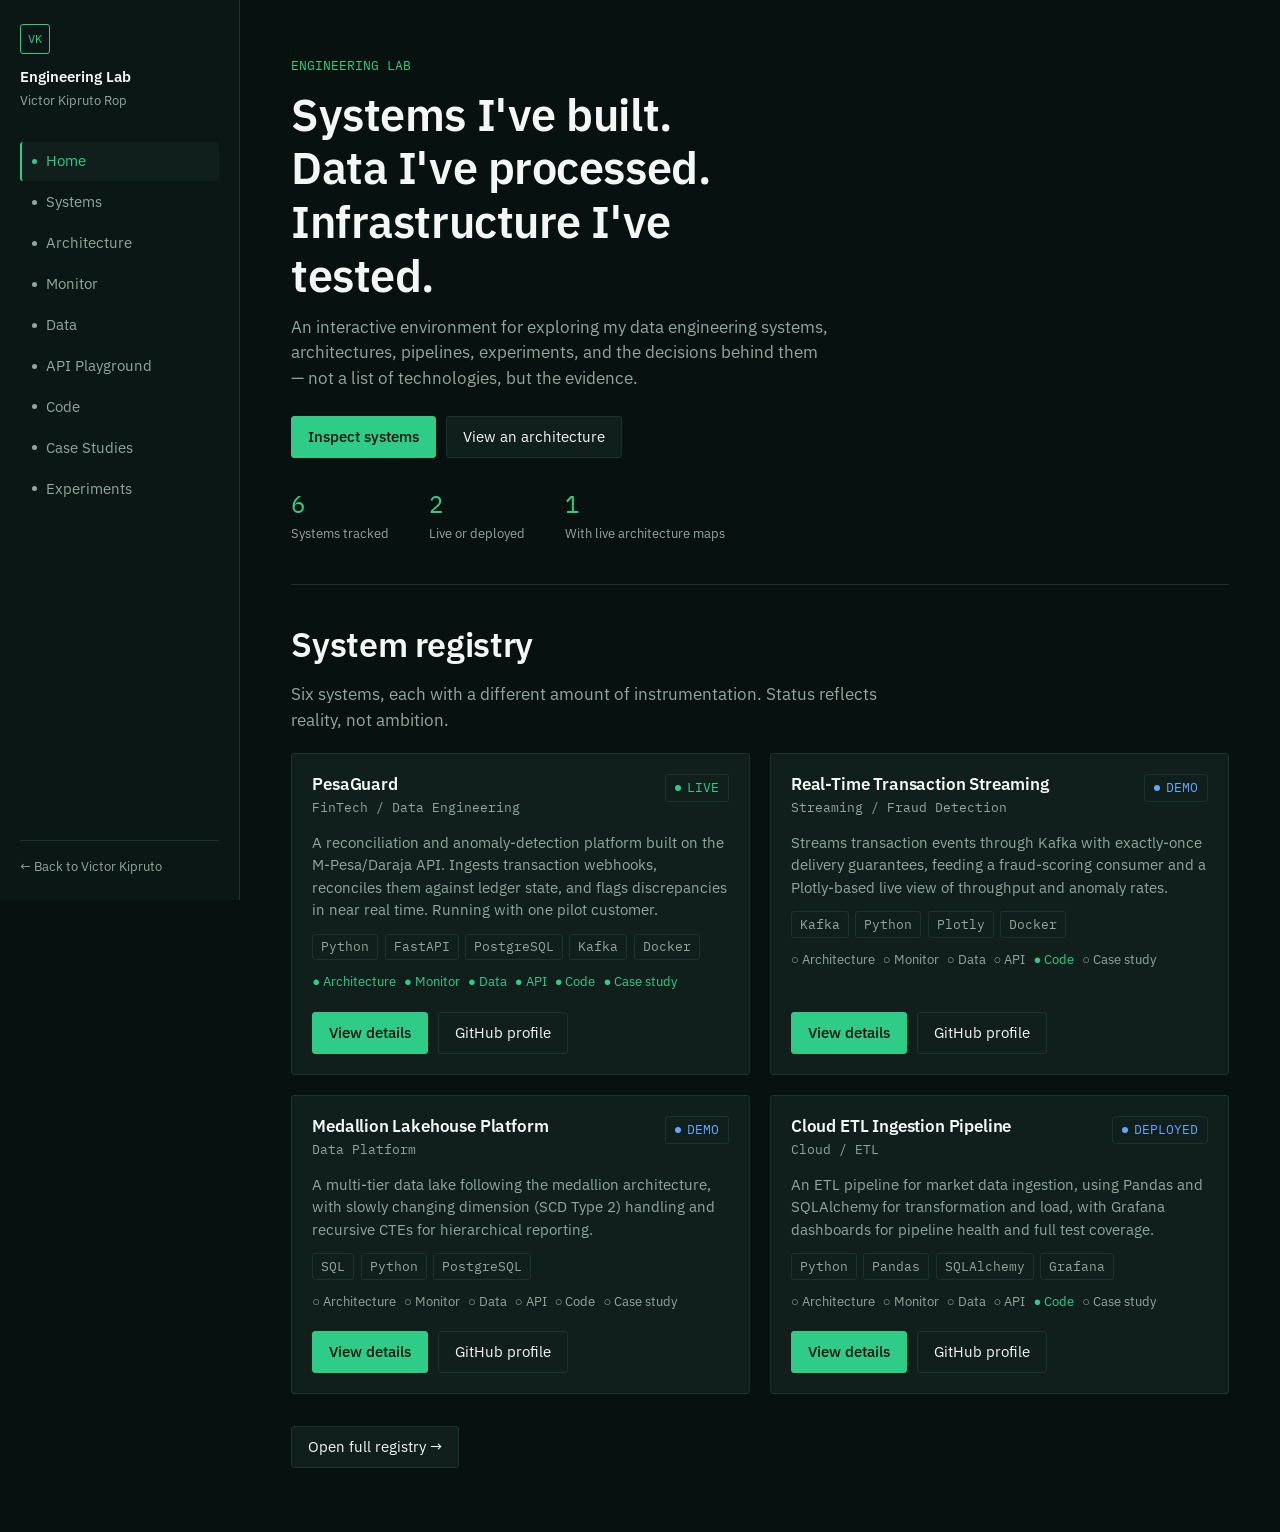
<file: index.html>
<!DOCTYPE html>
<html lang="en">
<head>
<meta charset="UTF-8">
<meta name="viewport" content="width=device-width, initial-scale=1.0">
<title>Engineering Lab | Victor Kipruto Rop</title>
<meta name="description" content="An interactive environment for exploring Victor Kipruto Rop's data engineering systems, architectures, pipelines, experiments and engineering decisions.">
<link rel="canonical" href="https://lab.victorkipruto.com/">
<meta property="og:title" content="Engineering Lab | Victor Kipruto Rop">
<meta property="og:description" content="Systems I've built. Data I've processed. Infrastructure I've tested.">
<meta property="og:type" content="website">
<link rel="stylesheet" href="css/main.css">
<link rel="stylesheet" href="css/components.css">
<link rel="stylesheet" href="css/responsive.css">
</head>
<body data-nav="index.html">
<div class="rail-scrim"></div>
<div class="shell">
  <aside class="rail" id="rail"></aside>

  <div>
    <div class="rail-toggle" id="rail-toggle"></div>

    <main id="main">
      <section class="hero">
        <span class="eyebrow">ENGINEERING LAB</span>
        <h1>Systems I've built. Data I've processed. Infrastructure I've tested.</h1>
        <p>An interactive environment for exploring my data engineering systems, architectures, pipelines, experiments, and the decisions behind them — not a list of technologies, but the evidence.</p>
        <div class="card-actions">
          <a class="btn primary" href="pages/systems.html">Inspect systems</a>
          <a class="btn" href="pages/architecture.html">View an architecture</a>
        </div>
        <div class="hero-stats" id="hero-stats" aria-label="Registry summary">
          <div class="stat"><span class="value">—</span><span class="label">Systems tracked</span></div>
          <div class="stat"><span class="value">—</span><span class="label">Live or deployed</span></div>
          <div class="stat"><span class="value">—</span><span class="label">With live architecture maps</span></div>
        </div>
      </section>

      <section aria-labelledby="registry-heading">
        <div class="page-header" style="border:none; margin-bottom:1.25rem; padding-bottom:0;">
          <h2 id="registry-heading">System registry</h2>
          <p>Six systems, each with a different amount of instrumentation. Status reflects reality, not ambition.</p>
        </div>
        <div id="system-grid" class="grid" aria-live="polite">
          <div class="empty-state">Loading systems…</div>
        </div>
        <div class="card-actions" style="margin-top:1.5rem;">
          <a class="btn" href="pages/systems.html">Open full registry →</a>
        </div>
      </section>
    </main>
  </div>
</div>

<script type="module" src="js/app.js"></script>
<script type="module">
import { loadJSON, renderEmptyState } from './js/app.js';
import { systemCard } from './js/components/system-card.js';

const grid = document.getElementById('system-grid');
const statsEl = document.getElementById('hero-stats');

(async () => {
  const result = await loadJSON('data/systems.json');
  if (!result.ok) {
    renderEmptyState(grid, `Unable to load system registry (${result.error}).`);
    return;
  }
  const systems = result.data.systems;
  grid.innerHTML = systems.slice(0, 4).map(sys => systemCard(sys, 'pages/')).join('');

  const liveOrDeployed = systems.filter(s => s.status === 'LIVE' || s.status === 'DEPLOYED').length;
  const withArch = systems.filter(s => s.features.architecture).length;
  const stats = statsEl.querySelectorAll('.stat .value');
  stats[0].textContent = systems.length;
  stats[1].textContent = liveOrDeployed;
  stats[2].textContent = withArch;
})();
</script>
</body>
</html>
</file>
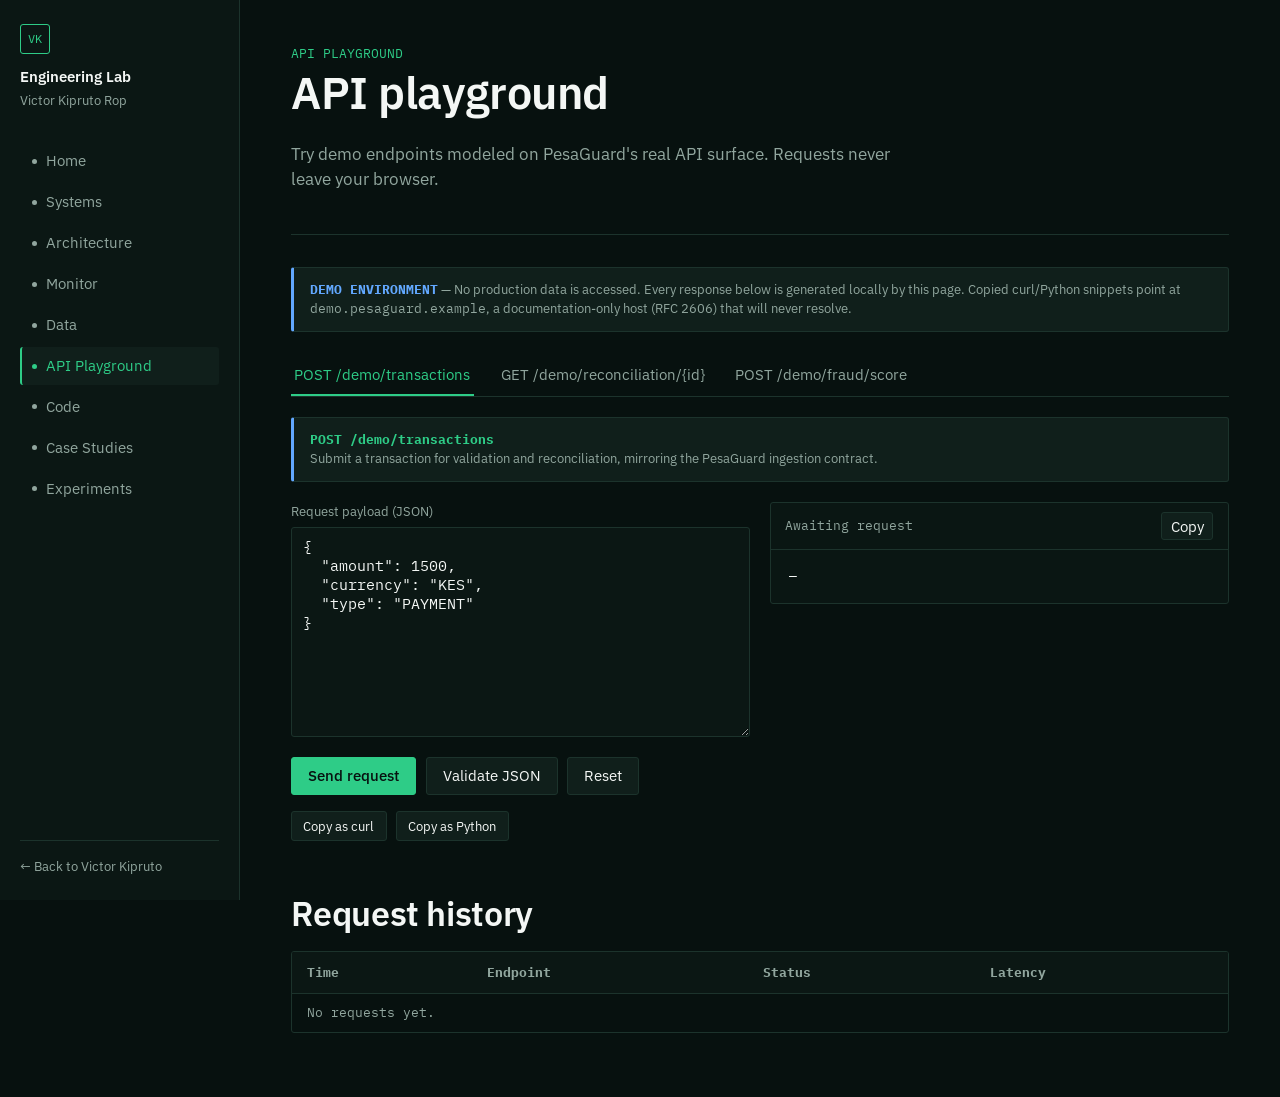
<file: pages/api-playground.html>
<!DOCTYPE html>
<html lang="en">
<head>
<meta charset="UTF-8">
<meta name="viewport" content="width=device-width, initial-scale=1.0">
<title>API Playground | Engineering Lab</title>
<meta name="description" content="A safe, local API playground for exploring PesaGuard-style demo endpoints — no production systems are reachable.">
<link rel="canonical" href="https://lab.victorkipruto.com/pages/api-playground.html">
<link rel="stylesheet" href="../css/main.css">
<link rel="stylesheet" href="../css/components.css">
<link rel="stylesheet" href="../css/responsive.css">
</head>
<body data-nav="pages/api-playground.html">
<div class="rail-scrim"></div>
<div class="shell">
  <aside class="rail" id="rail"></aside>

  <div>
    <div class="rail-toggle" id="rail-toggle"></div>

    <main>
      <div class="page-header">
        <span class="eyebrow">API PLAYGROUND</span>
        <h1>API playground</h1>
        <p>Try demo endpoints modeled on PesaGuard's real API surface. Requests never leave your browser.</p>
      </div>

      <div class="callout" style="margin-bottom:1.5rem;">
        <strong style="color:var(--info); font-family:var(--font-mono);">DEMO ENVIRONMENT</strong> — No production data is accessed. Every response below is generated locally by this page. Copied curl/Python snippets point at <code>demo.pesaguard.example</code>, a documentation-only host (RFC 2606) that will never resolve.
      </div>

      <div class="tabs" id="endpoint-tabs" role="tablist"></div>

      <div id="endpoint-meta" class="callout" style="margin-bottom:1.25rem;"></div>

      <div style="display:grid; grid-template-columns: 1fr 1fr; gap: var(--gap);" id="playground-columns">
        <div>
          <div class="field">
            <label for="payload">Request payload (JSON)</label>
            <textarea id="payload" rows="10"></textarea>
          </div>
          <div class="card-actions" style="margin-top:0.75rem;">
            <button class="btn primary" id="send-btn">Send request</button>
            <button class="btn" id="validate-btn">Validate JSON</button>
            <button class="btn" id="reset-btn">Reset</button>
          </div>
          <div class="card-actions" style="margin-top:0.5rem;">
            <button class="btn" id="copy-curl" style="padding:0.35rem 0.7rem; font-size:var(--fs-00);">Copy as curl</button>
            <button class="btn" id="copy-python" style="padding:0.35rem 0.7rem; font-size:var(--fs-00);">Copy as Python</button>
          </div>
          <p id="validation-msg" style="font-size:var(--fs-00); margin-top:0.5rem;"></p>
        </div>

        <div>
          <div class="code-block">
            <div class="code-head">
              <span id="response-status">Awaiting request</span>
              <button class="btn" id="copy-response" style="padding:0.2rem 0.55rem;">Copy</button>
            </div>
            <pre><code id="response-body">—</code></pre>
          </div>
          <p style="font-size:var(--fs-00); color:var(--text-2); margin-top:0.5rem;" id="latency-note"></p>
        </div>
      </div>

      <section style="margin-top:2.5rem;">
        <h2>Request history</h2>
        <div class="table-wrap">
          <table>
            <thead><tr><th>Time</th><th>Endpoint</th><th>Status</th><th>Latency</th></tr></thead>
            <tbody id="history-tbody"><tr><td colspan="4" style="color:var(--text-2);">No requests yet.</td></tr></tbody>
          </table>
        </div>
      </section>
    </main>
  </div>
</div>

<script type="module" src="../js/app.js"></script>
<script type="module" src="../js/api-playground.js"></script>
</body>
</html>
</file>
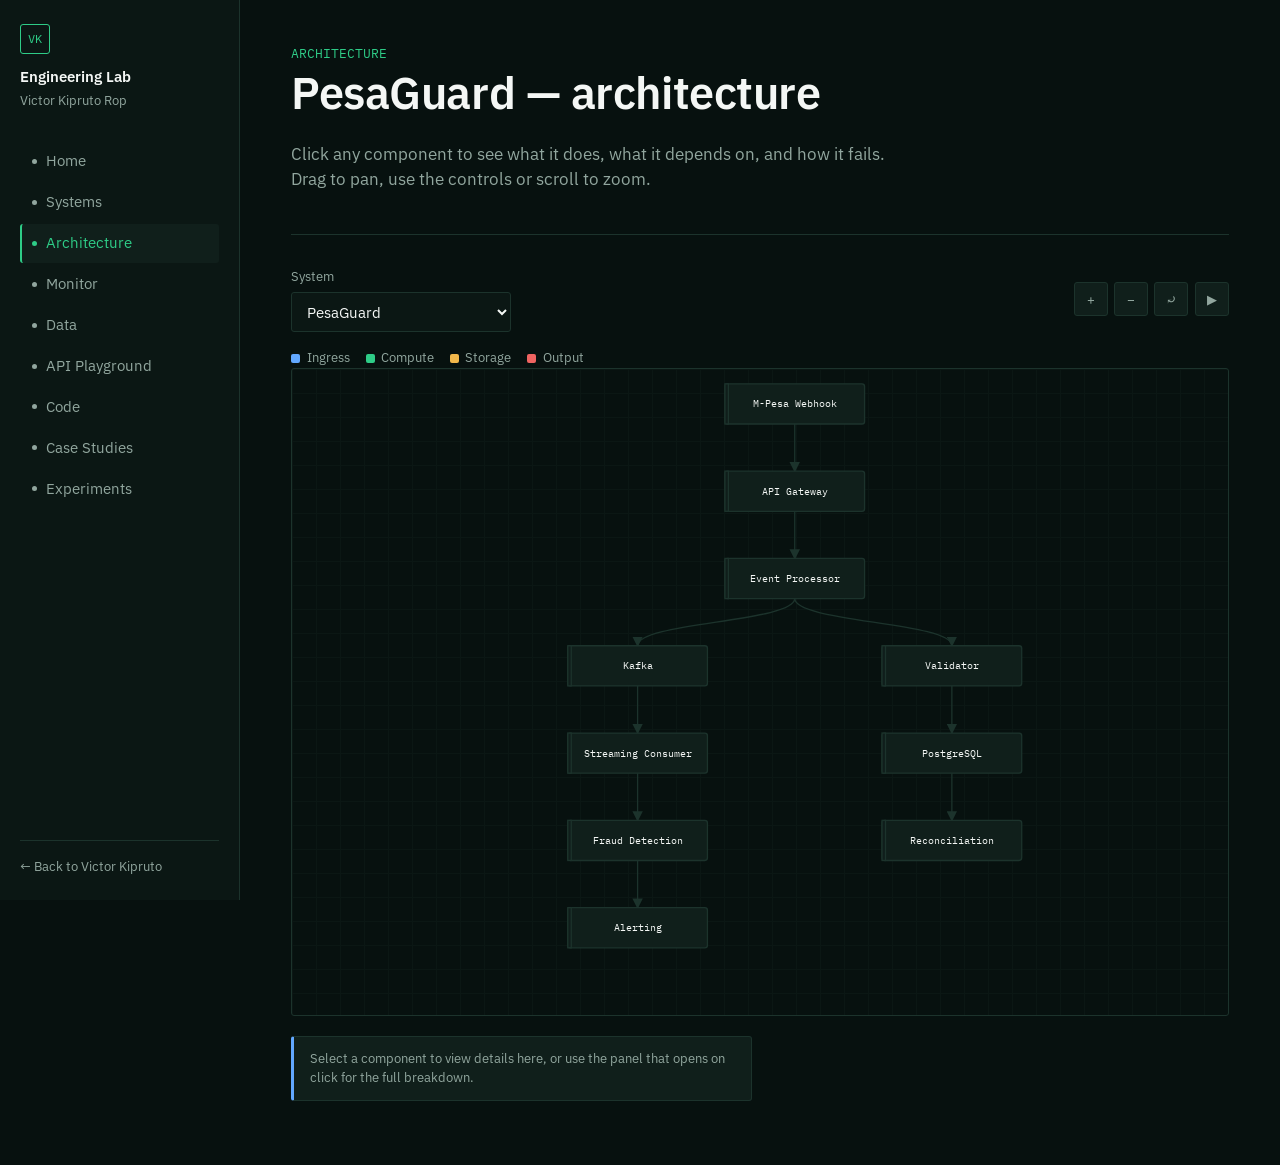
<file: pages/architecture.html>
<!DOCTYPE html>
<html lang="en">
<head>
<meta charset="UTF-8">
<meta name="viewport" content="width=device-width, initial-scale=1.0">
<title>Architecture Viewer | Engineering Lab</title>
<meta name="description" content="Interactive system architecture diagrams — click a component to see its purpose, inputs, outputs, and failure handling.">
<link rel="canonical" href="https://lab.victorkipruto.com/pages/architecture.html">
<link rel="stylesheet" href="../css/main.css">
<link rel="stylesheet" href="../css/components.css">
<link rel="stylesheet" href="../css/architecture.css">
<link rel="stylesheet" href="../css/responsive.css">
</head>
<body data-nav="pages/architecture.html">
<div class="rail-scrim"></div>
<div class="shell">
  <aside class="rail" id="rail"></aside>

  <div>
    <div class="rail-toggle" id="rail-toggle"></div>

    <main>
      <div class="page-header">
        <span class="eyebrow">ARCHITECTURE</span>
        <h1 id="arch-title">System architecture</h1>
        <p>Click any component to see what it does, what it depends on, and how it fails. Drag to pan, use the controls or scroll to zoom.</p>
      </div>

      <div class="arch-toolbar">
        <div class="field" style="min-width:220px;">
          <label for="system-select">System</label>
          <select id="system-select"></select>
        </div>
        <div class="arch-controls" role="group" aria-label="Diagram controls">
          <button type="button" id="zoom-in" aria-label="Zoom in">+</button>
          <button type="button" id="zoom-out" aria-label="Zoom out">&minus;</button>
          <button type="button" id="zoom-reset" aria-label="Reset view">⤾</button>
          <button type="button" id="toggle-flow" aria-label="Toggle data-flow animation" aria-pressed="false">▶</button>
        </div>
      </div>

      <div class="arch-legend" id="arch-legend"></div>

      <div class="arch-stage" id="arch-stage" tabindex="0" aria-label="System architecture diagram, use arrow keys after selecting a node to navigate">
        <div class="empty-state">Loading architecture…</div>
      </div>

      <div class="arch-meta">
        <div class="callout" id="arch-meta-callout">Select a component to view details here, or use the panel that opens on click for the full breakdown.</div>
      </div>
    </main>
  </div>
</div>

<dialog class="panel" id="node-dialog">
  <div class="panel-head">
    <h2 id="dialog-title" style="margin:0; font-size: var(--fs-1);">Component</h2>
    <button class="close-btn" id="dialog-close" aria-label="Close">✕</button>
  </div>
  <div class="panel-body" id="dialog-body"></div>
</dialog>

<script type="module" src="../js/app.js"></script>
<script type="module" src="../js/architecture.js"></script>
</body>
</html>
</file>
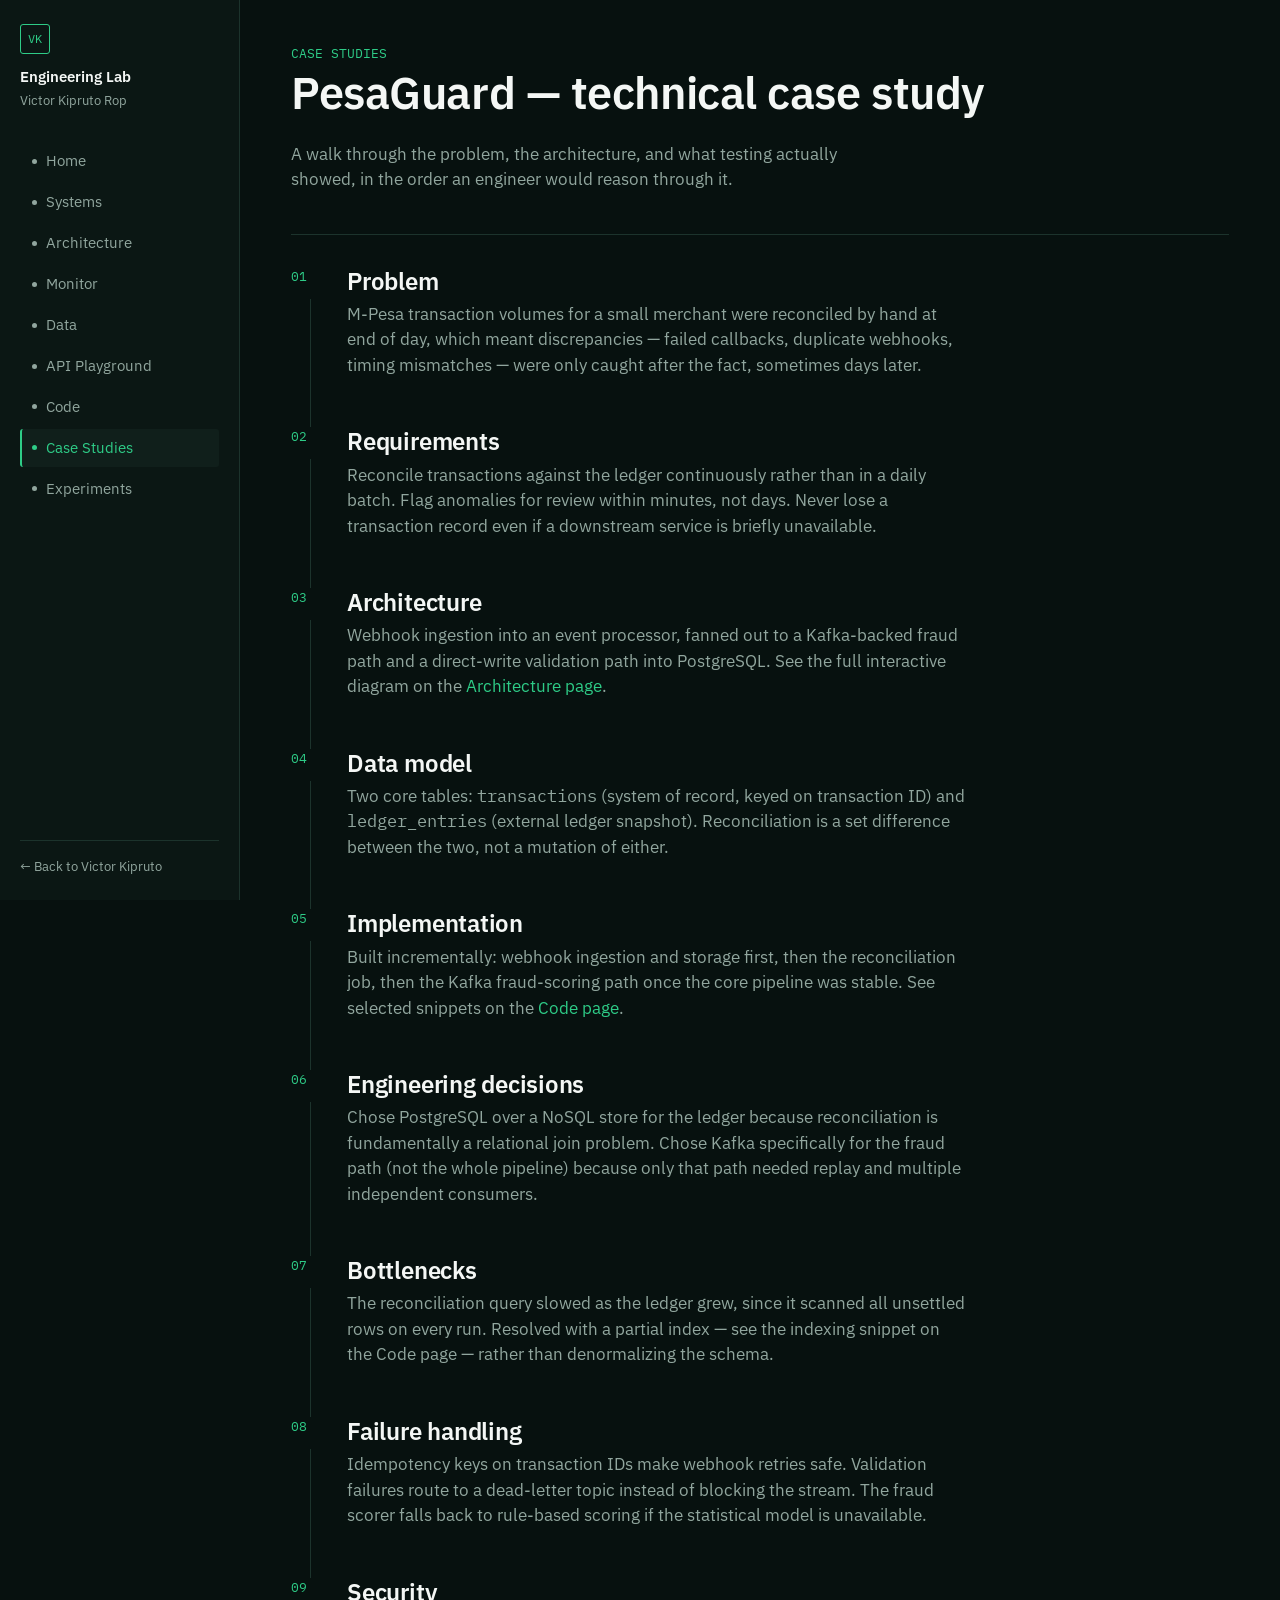
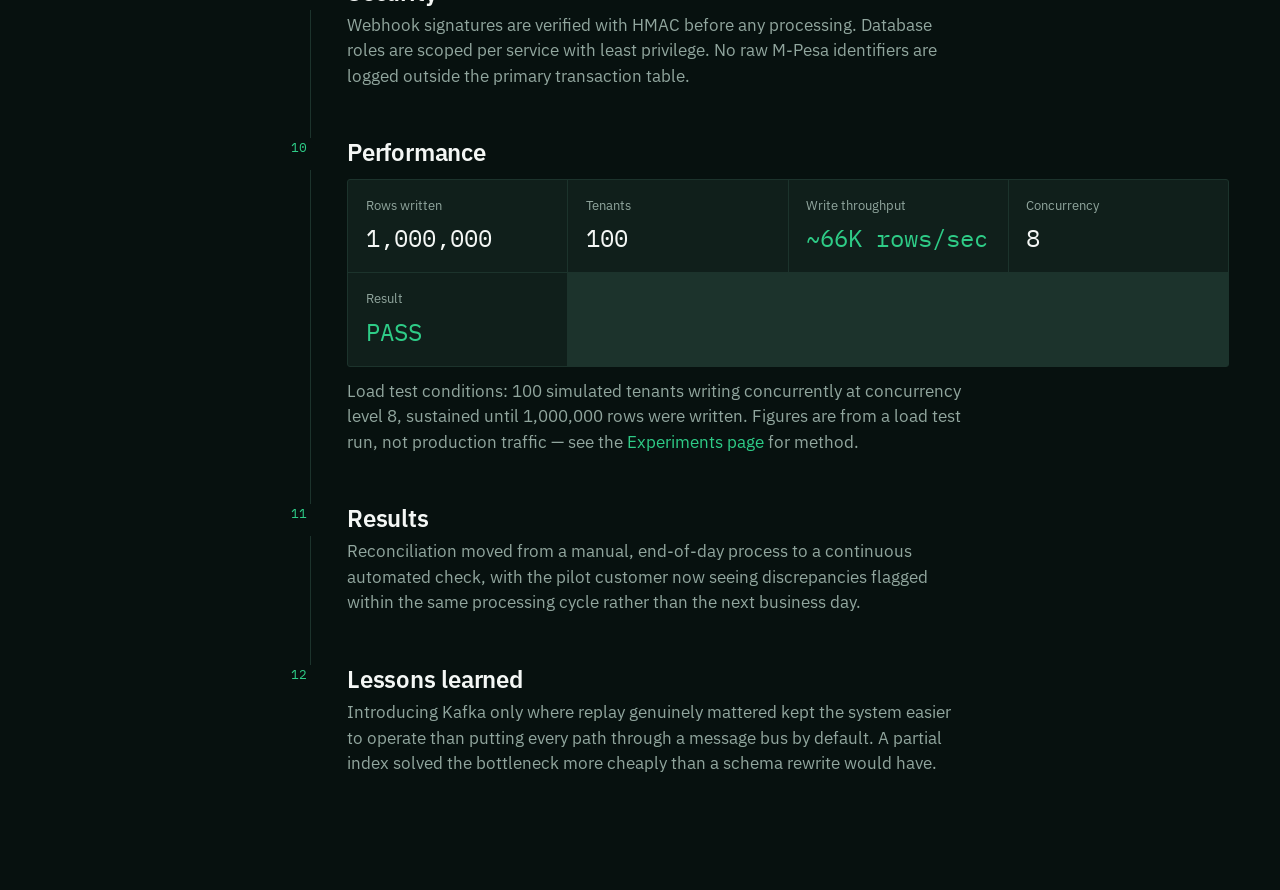
<file: pages/case-studies.html>
<!DOCTYPE html>
<html lang="en">
<head>
<meta charset="UTF-8">
<meta name="viewport" content="width=device-width, initial-scale=1.0">
<title>Case Studies | Engineering Lab</title>
<meta name="description" content="Technical case studies covering problem, architecture, data model, engineering decisions, bottlenecks, and measured results.">
<link rel="canonical" href="https://lab.victorkipruto.com/pages/case-studies.html">
<link rel="stylesheet" href="../css/main.css">
<link rel="stylesheet" href="../css/components.css">
<link rel="stylesheet" href="../css/responsive.css">
</head>
<body data-nav="pages/case-studies.html">
<div class="rail-scrim"></div>
<div class="shell">
  <aside class="rail" id="rail"></aside>

  <div>
    <div class="rail-toggle" id="rail-toggle"></div>

    <main>
      <div class="page-header">
        <span class="eyebrow">CASE STUDIES</span>
        <h1>PesaGuard — technical case study</h1>
        <p>A walk through the problem, the architecture, and what testing actually showed, in the order an engineer would reason through it.</p>
      </div>

      <div class="sequence">
        <div class="step">
          <span class="num">01</span>
          <div>
            <h3>Problem</h3>
            <p>M-Pesa transaction volumes for a small merchant were reconciled by hand at end of day, which meant discrepancies — failed callbacks, duplicate webhooks, timing mismatches — were only caught after the fact, sometimes days later.</p>
          </div>
        </div>
        <div class="step">
          <span class="num">02</span>
          <div>
            <h3>Requirements</h3>
            <p>Reconcile transactions against the ledger continuously rather than in a daily batch. Flag anomalies for review within minutes, not days. Never lose a transaction record even if a downstream service is briefly unavailable.</p>
          </div>
        </div>
        <div class="step">
          <span class="num">03</span>
          <div>
            <h3>Architecture</h3>
            <p>Webhook ingestion into an event processor, fanned out to a Kafka-backed fraud path and a direct-write validation path into PostgreSQL. See the full interactive diagram on the <a href="architecture.html?system=pesaguard" style="color:var(--accent);">Architecture page</a>.</p>
          </div>
        </div>
        <div class="step">
          <span class="num">04</span>
          <div>
            <h3>Data model</h3>
            <p>Two core tables: <code>transactions</code> (system of record, keyed on transaction ID) and <code>ledger_entries</code> (external ledger snapshot). Reconciliation is a set difference between the two, not a mutation of either.</p>
          </div>
        </div>
        <div class="step">
          <span class="num">05</span>
          <div>
            <h3>Implementation</h3>
            <p>Built incrementally: webhook ingestion and storage first, then the reconciliation job, then the Kafka fraud-scoring path once the core pipeline was stable. See selected snippets on the <a href="code.html" style="color:var(--accent);">Code page</a>.</p>
          </div>
        </div>
        <div class="step">
          <span class="num">06</span>
          <div>
            <h3>Engineering decisions</h3>
            <p>Chose PostgreSQL over a NoSQL store for the ledger because reconciliation is fundamentally a relational join problem. Chose Kafka specifically for the fraud path (not the whole pipeline) because only that path needed replay and multiple independent consumers.</p>
          </div>
        </div>
        <div class="step">
          <span class="num">07</span>
          <div>
            <h3>Bottlenecks</h3>
            <p>The reconciliation query slowed as the ledger grew, since it scanned all unsettled rows on every run. Resolved with a partial index — see the indexing snippet on the Code page — rather than denormalizing the schema.</p>
          </div>
        </div>
        <div class="step">
          <span class="num">08</span>
          <div>
            <h3>Failure handling</h3>
            <p>Idempotency keys on transaction IDs make webhook retries safe. Validation failures route to a dead-letter topic instead of blocking the stream. The fraud scorer falls back to rule-based scoring if the statistical model is unavailable.</p>
          </div>
        </div>
        <div class="step">
          <span class="num">09</span>
          <div>
            <h3>Security</h3>
            <p>Webhook signatures are verified with HMAC before any processing. Database roles are scoped per service with least privilege. No raw M-Pesa identifiers are logged outside the primary transaction table.</p>
          </div>
        </div>
        <div class="step">
          <span class="num">10</span>
          <div>
            <h3>Performance</h3>
            <div class="metric-grid" style="margin: 0.75rem 0 0;">
              <div class="metric-cell"><span class="label">Rows written</span><span class="value">1,000,000</span></div>
              <div class="metric-cell"><span class="label">Tenants</span><span class="value">100</span></div>
              <div class="metric-cell"><span class="label">Write throughput</span><span class="value ok">~66K rows/sec</span></div>
              <div class="metric-cell"><span class="label">Concurrency</span><span class="value">8</span></div>
              <div class="metric-cell"><span class="label">Result</span><span class="value ok">PASS</span></div>
            </div>
            <p style="margin-top:0.75rem;">Load test conditions: 100 simulated tenants writing concurrently at concurrency level 8, sustained until 1,000,000 rows were written. Figures are from a load test run, not production traffic — see the <a href="experiments.html" style="color:var(--accent);">Experiments page</a> for method.</p>
          </div>
        </div>
        <div class="step">
          <span class="num">11</span>
          <div>
            <h3>Results</h3>
            <p>Reconciliation moved from a manual, end-of-day process to a continuous automated check, with the pilot customer now seeing discrepancies flagged within the same processing cycle rather than the next business day.</p>
          </div>
        </div>
        <div class="step">
          <span class="num">12</span>
          <div>
            <h3>Lessons learned</h3>
            <p>Introducing Kafka only where replay genuinely mattered kept the system easier to operate than putting every path through a message bus by default. A partial index solved the bottleneck more cheaply than a schema rewrite would have.</p>
          </div>
        </div>
      </div>
    </main>
  </div>
</div>

<script type="module" src="../js/app.js"></script>
<script type="module" src="../js/case-studies.js"></script>
</body>
</html>
</file>
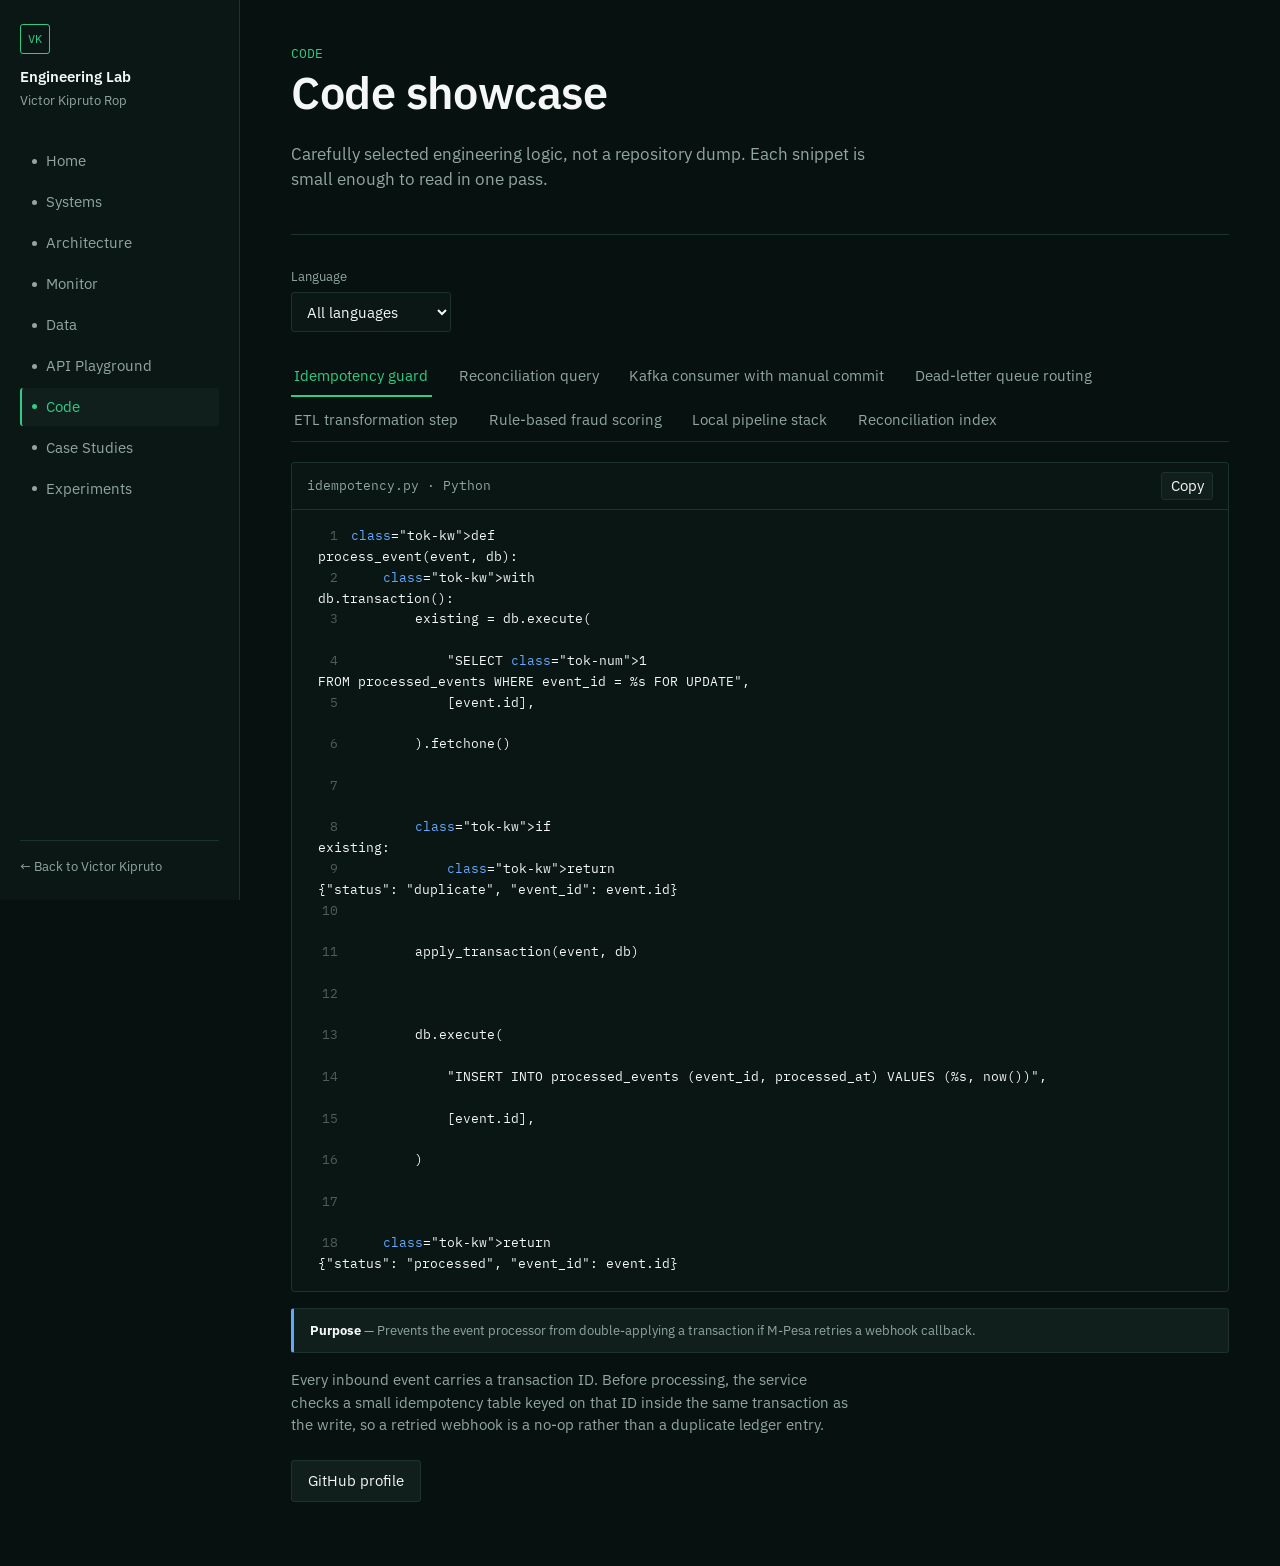
<file: pages/code.html>
<!DOCTYPE html>
<html lang="en">
<head>
<meta charset="UTF-8">
<meta name="viewport" content="width=device-width, initial-scale=1.0">
<title>Code | Engineering Lab</title>
<meta name="description" content="Selected engineering logic from Victor Kipruto Rop's systems: idempotency handling, reconciliation SQL, Kafka consumers, and more.">
<link rel="canonical" href="https://lab.victorkipruto.com/pages/code.html">
<link rel="stylesheet" href="../css/main.css">
<link rel="stylesheet" href="../css/components.css">
<link rel="stylesheet" href="../css/responsive.css">
</head>
<body data-nav="pages/code.html">
<div class="rail-scrim"></div>
<div class="shell">
  <aside class="rail" id="rail"></aside>

  <div>
    <div class="rail-toggle" id="rail-toggle"></div>

    <main>
      <div class="page-header">
        <span class="eyebrow">CODE</span>
        <h1>Code showcase</h1>
        <p>Carefully selected engineering logic, not a repository dump. Each snippet is small enough to read in one pass.</p>
      </div>

      <div class="filters">
        <div class="field">
          <label for="f-lang">Language</label>
          <select id="f-lang"><option value="">All languages</option></select>
        </div>
      </div>

      <div class="tabs" id="snippet-tabs" role="tablist"></div>

      <div id="snippet-detail"></div>
    </main>
  </div>
</div>

<script type="module" src="../js/app.js"></script>
<script type="module" src="../js/code.js"></script>
</body>
</html>
</file>
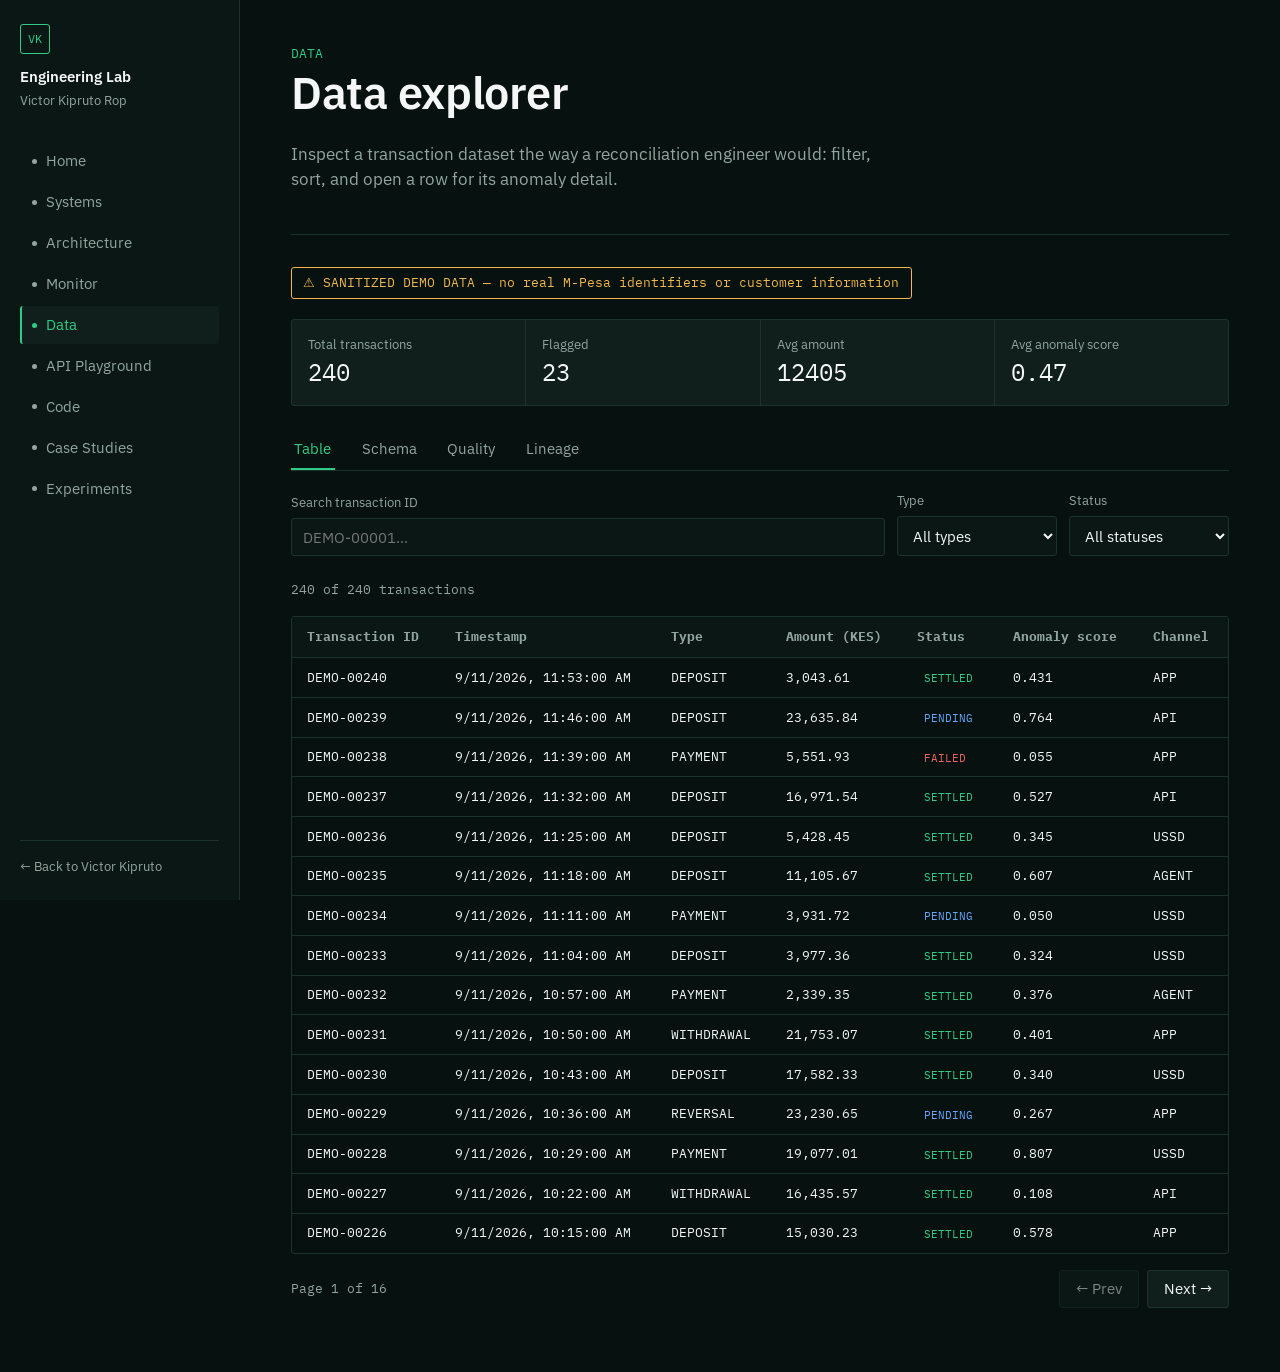
<file: pages/data.html>
<!DOCTYPE html>
<html lang="en">
<head>
<meta charset="UTF-8">
<meta name="viewport" content="width=device-width, initial-scale=1.0">
<title>Data Explorer | Engineering Lab</title>
<meta name="description" content="Explore sanitized demo transaction data: filter, sort, and inspect anomaly scores from PesaGuard's reconciliation pipeline.">
<link rel="canonical" href="https://lab.victorkipruto.com/pages/data.html">
<link rel="stylesheet" href="../css/main.css">
<link rel="stylesheet" href="../css/components.css">
<link rel="stylesheet" href="../css/data.css">
<link rel="stylesheet" href="../css/responsive.css">
</head>
<body data-nav="pages/data.html">
<div class="rail-scrim"></div>
<div class="shell">
  <aside class="rail" id="rail"></aside>

  <div>
    <div class="rail-toggle" id="rail-toggle"></div>

    <main>
      <div class="page-header">
        <span class="eyebrow">DATA</span>
        <h1>Data explorer</h1>
        <p>Inspect a transaction dataset the way a reconciliation engineer would: filter, sort, and open a row for its anomaly detail.</p>
      </div>

      <span class="sanitized-banner">⚠ SANITIZED DEMO DATA — no real M-Pesa identifiers or customer information</span>

      <div class="summary-stats" id="summary-stats"></div>

      <div class="tabs" id="view-tabs" role="tablist" style="margin:1.25rem 0;">
        <button role="tab" data-view="table" class="active" aria-selected="true">Table</button>
        <button role="tab" data-view="schema" aria-selected="false">Schema</button>
        <button role="tab" data-view="quality" aria-selected="false">Quality</button>
        <button role="tab" data-view="lineage" aria-selected="false">Lineage</button>
      </div>

      <div id="panel-table">
        <div class="filters">
          <div class="field search">
            <label for="q">Search transaction ID</label>
            <input type="search" id="q" placeholder="DEMO-00001…">
          </div>
          <div class="field">
            <label for="f-type">Type</label>
            <select id="f-type"><option value="">All types</option></select>
          </div>
          <div class="field">
            <label for="f-status">Status</label>
            <select id="f-status"><option value="">All statuses</option></select>
          </div>
        </div>

        <p class="result-count" id="result-count" role="status" aria-live="polite"></p>

        <div class="table-wrap">
          <table id="data-table">
            <thead>
              <tr>
                <th data-key="id">Transaction ID</th>
                <th data-key="timestamp">Timestamp</th>
                <th data-key="type">Type</th>
                <th data-key="amount">Amount (KES)</th>
                <th data-key="status">Status</th>
                <th data-key="anomalyScore">Anomaly score</th>
                <th data-key="channel">Channel</th>
              </tr>
            </thead>
            <tbody id="data-tbody"></tbody>
          </table>
        </div>

        <div class="pagination">
          <span id="page-info"></span>
          <div class="controls">
            <button class="btn" id="prev-page">← Prev</button>
            <button class="btn" id="next-page">Next →</button>
          </div>
        </div>
      </div>

      <div id="panel-schema" hidden>
        <p style="color:var(--text-2); font-size:var(--fs-0); margin-bottom:1rem;">The schema of the dataset actually loaded on this page — not an aspirational data model.</p>
        <div class="table-wrap">
          <table id="schema-table">
            <thead><tr><th>Column</th><th>Type</th><th>Nullable</th><th>Example</th><th>Constraints</th></tr></thead>
            <tbody id="schema-tbody"></tbody>
          </table>
        </div>
      </div>

      <div id="panel-quality" hidden>
        <p style="color:var(--text-2); font-size:var(--fs-0); margin-bottom:1rem;">Computed live from the 240 rows loaded above — not hardcoded figures.</p>
        <div class="summary-stats" id="quality-stats"></div>
        <div id="quality-notes" style="margin-top:1rem;"></div>
      </div>

      <div id="panel-lineage" hidden>
        <p style="color:var(--text-2); font-size:var(--fs-0); margin-bottom:1rem;">The conceptual path this dataset represents inside PesaGuard's pipeline (see the Architecture and Case Study pages) — illustrative, not a live lineage tracker.</p>
        <div id="lineage-diagram"></div>
      </div>
    </main>
  </div>
</div>

<script type="module" src="../js/app.js"></script>
<script type="module" src="../js/data.js"></script>
</body>
</html>
</file>
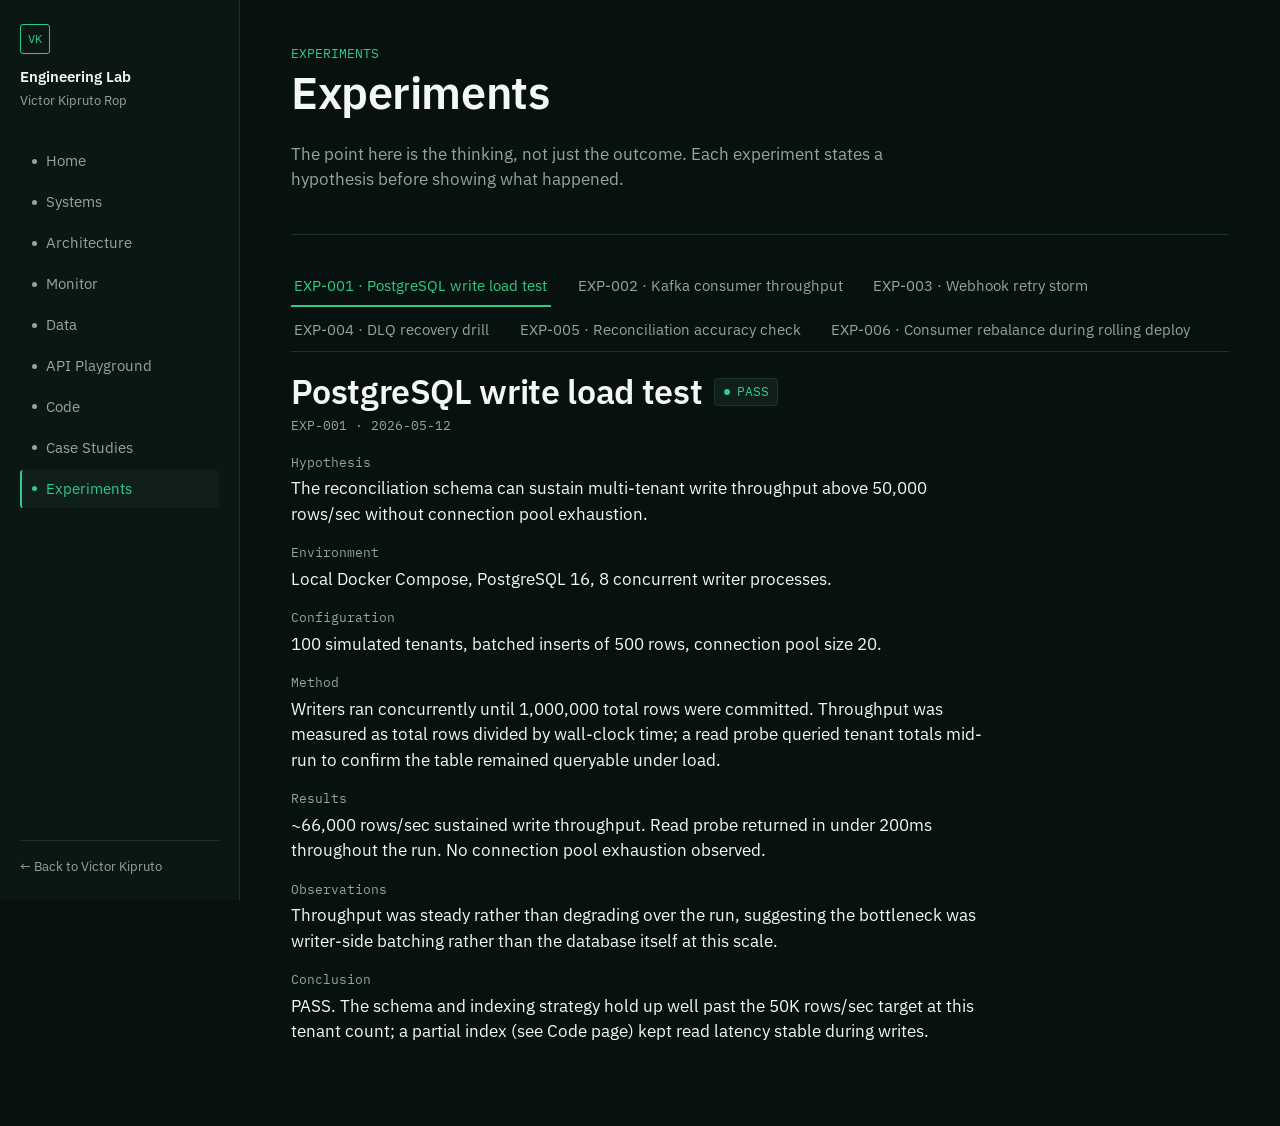
<file: pages/experiments.html>
<!DOCTYPE html>
<html lang="en">
<head>
<meta charset="UTF-8">
<meta name="viewport" content="width=device-width, initial-scale=1.0">
<title>Experiments | Engineering Lab</title>
<meta name="description" content="Engineering experiments — hypothesis, method, and results — for load testing, DLQ recovery, reconciliation accuracy, and more.">
<link rel="canonical" href="https://lab.victorkipruto.com/pages/experiments.html">
<link rel="stylesheet" href="../css/main.css">
<link rel="stylesheet" href="../css/components.css">
<link rel="stylesheet" href="../css/responsive.css">
</head>
<body data-nav="pages/experiments.html">
<div class="rail-scrim"></div>
<div class="shell">
  <aside class="rail" id="rail"></aside>

  <div>
    <div class="rail-toggle" id="rail-toggle"></div>

    <main>
      <div class="page-header">
        <span class="eyebrow">EXPERIMENTS</span>
        <h1>Experiments</h1>
        <p>The point here is the thinking, not just the outcome. Each experiment states a hypothesis before showing what happened.</p>
      </div>

      <div class="tabs" id="exp-tabs" role="tablist"></div>
      <div id="exp-detail"></div>
    </main>
  </div>
</div>

<script type="module" src="../js/app.js"></script>
<script type="module" src="../js/experiments.js"></script>
</body>
</html>
</file>
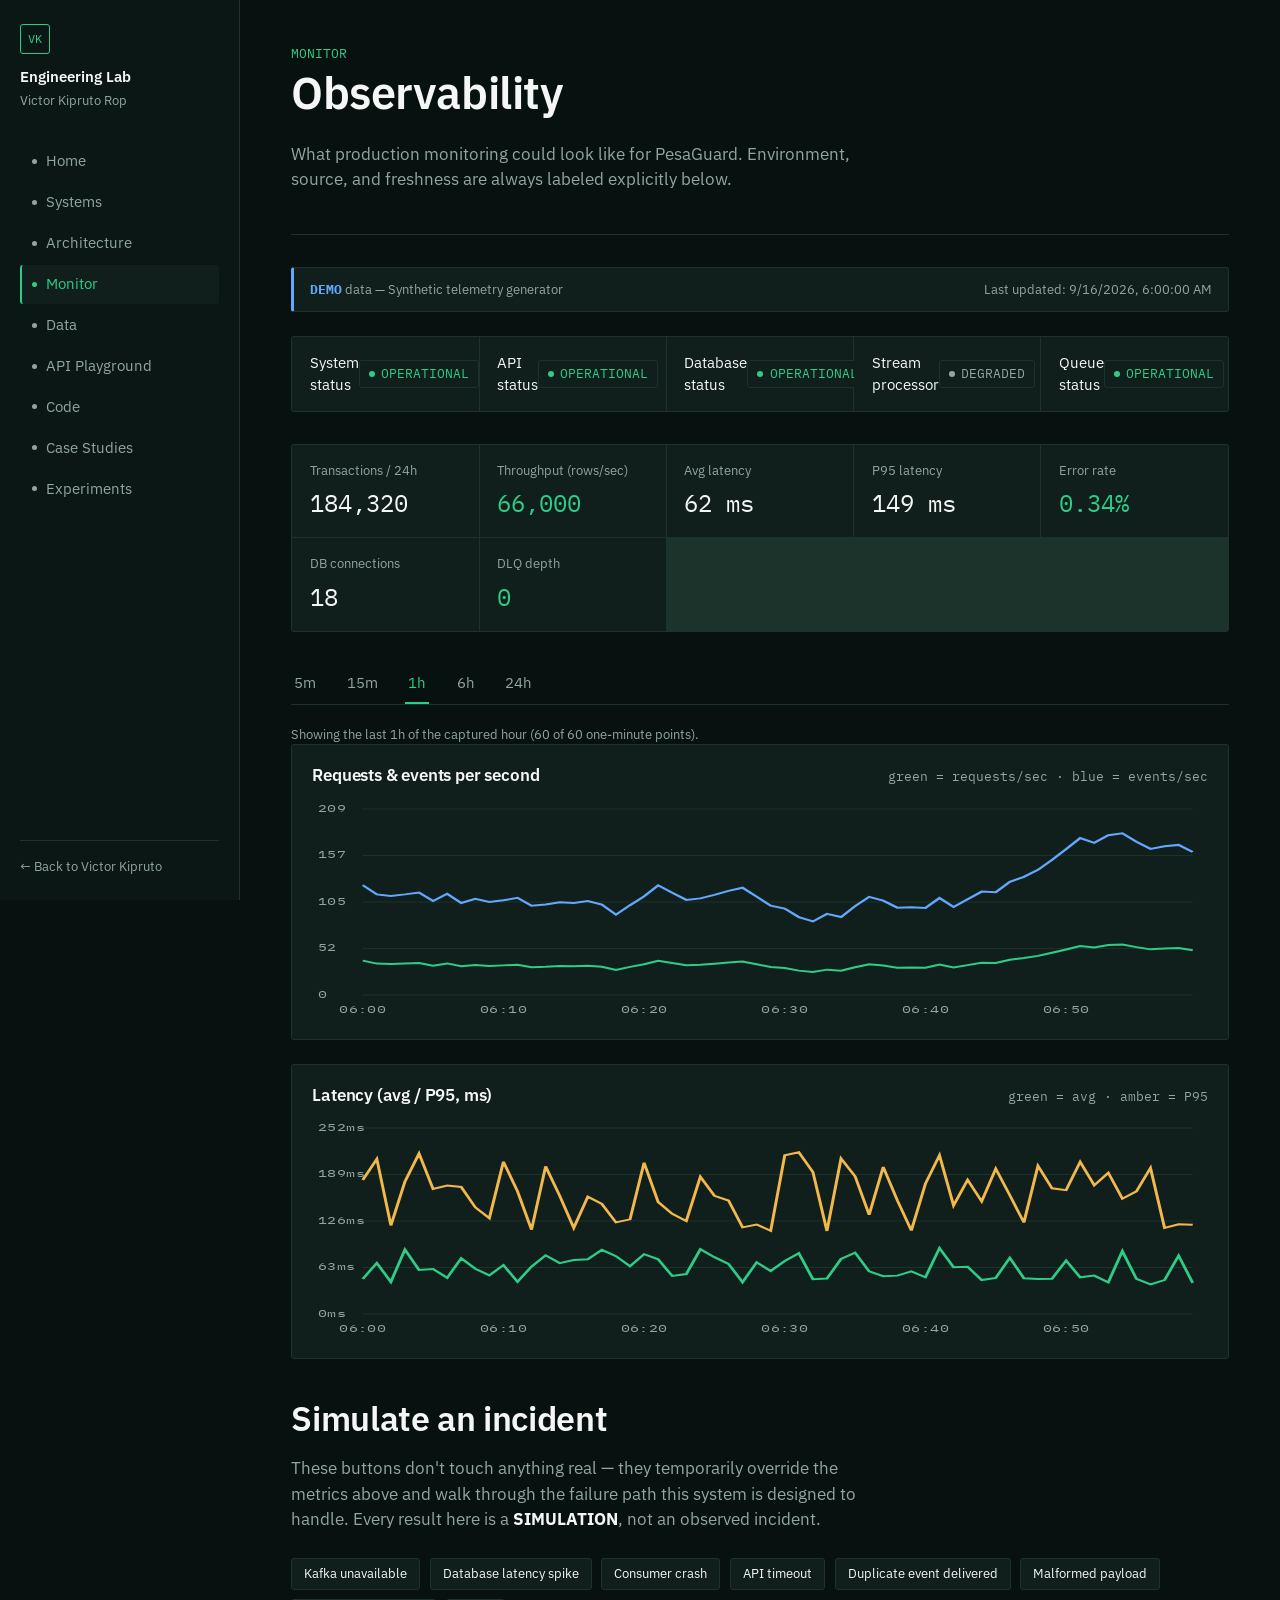
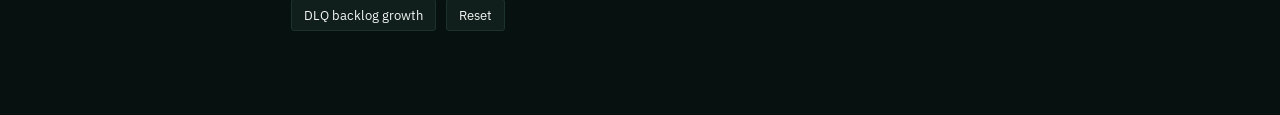
<file: pages/monitor.html>
<!DOCTYPE html>
<html lang="en">
<head>
<meta charset="UTF-8">
<meta name="viewport" content="width=device-width, initial-scale=1.0">
<title>Monitor | Engineering Lab</title>
<meta name="description" content="An observability-style dashboard showing what production monitoring looks like for PesaGuard, using demo telemetry.">
<link rel="canonical" href="https://lab.victorkipruto.com/pages/monitor.html">
<link rel="stylesheet" href="../css/main.css">
<link rel="stylesheet" href="../css/components.css">
<link rel="stylesheet" href="../css/monitor.css">
<link rel="stylesheet" href="../css/responsive.css">
</head>
<body data-nav="pages/monitor.html">
<div class="rail-scrim"></div>
<div class="shell">
  <aside class="rail" id="rail"></aside>

  <div>
    <div class="rail-toggle" id="rail-toggle"></div>

    <main>
      <div class="page-header">
        <span class="eyebrow">MONITOR</span>
        <h1>Observability</h1>
        <p>What production monitoring could look like for PesaGuard. Environment, source, and freshness are always labeled explicitly below.</p>
      </div>

      <div class="env-banner" id="env-banner">Loading environment info…</div>

      <div class="service-row" id="service-row"></div>

      <div class="metric-grid" id="metric-grid"></div>

      <div class="tabs" id="range-tabs" role="tablist" aria-label="Time range" style="margin-top:1.5rem;"></div>
      <p id="range-note" style="font-size:var(--fs-00); color:var(--text-2); margin:0.4rem 0 0;"></p>

      <div class="chart-panel">
        <div class="chart-head">
          <h3>Requests &amp; events per second</h3>
          <span class="chart-sub" id="rps-sub"></span>
        </div>
        <svg id="chart-rps" viewBox="0 0 600 220" preserveAspectRatio="none"></svg>
      </div>

      <div class="chart-panel">
        <div class="chart-head">
          <h3>Latency (avg / P95, ms)</h3>
          <span class="chart-sub" id="latency-sub"></span>
        </div>
        <svg id="chart-latency" viewBox="0 0 600 220" preserveAspectRatio="none"></svg>
      </div>

      <section style="margin-top:2.5rem;">
        <div class="page-header" style="border:none; padding-bottom:0; margin-bottom:1rem;">
          <h2>Simulate an incident</h2>
          <p>These buttons don't touch anything real — they temporarily override the metrics above and walk through the failure path this system is designed to handle. Every result here is a <strong style="color:var(--text);">SIMULATION</strong>, not an observed incident.</p>
        </div>
        <div class="card-actions" id="incident-buttons" style="flex-wrap:wrap;"></div>
        <div id="incident-panel" style="margin-top:1.25rem;"></div>
      </section>
    </main>
  </div>
</div>

<script type="module" src="../js/app.js"></script>
<script type="module" src="../js/monitor.js"></script>
</body>
</html>
</file>
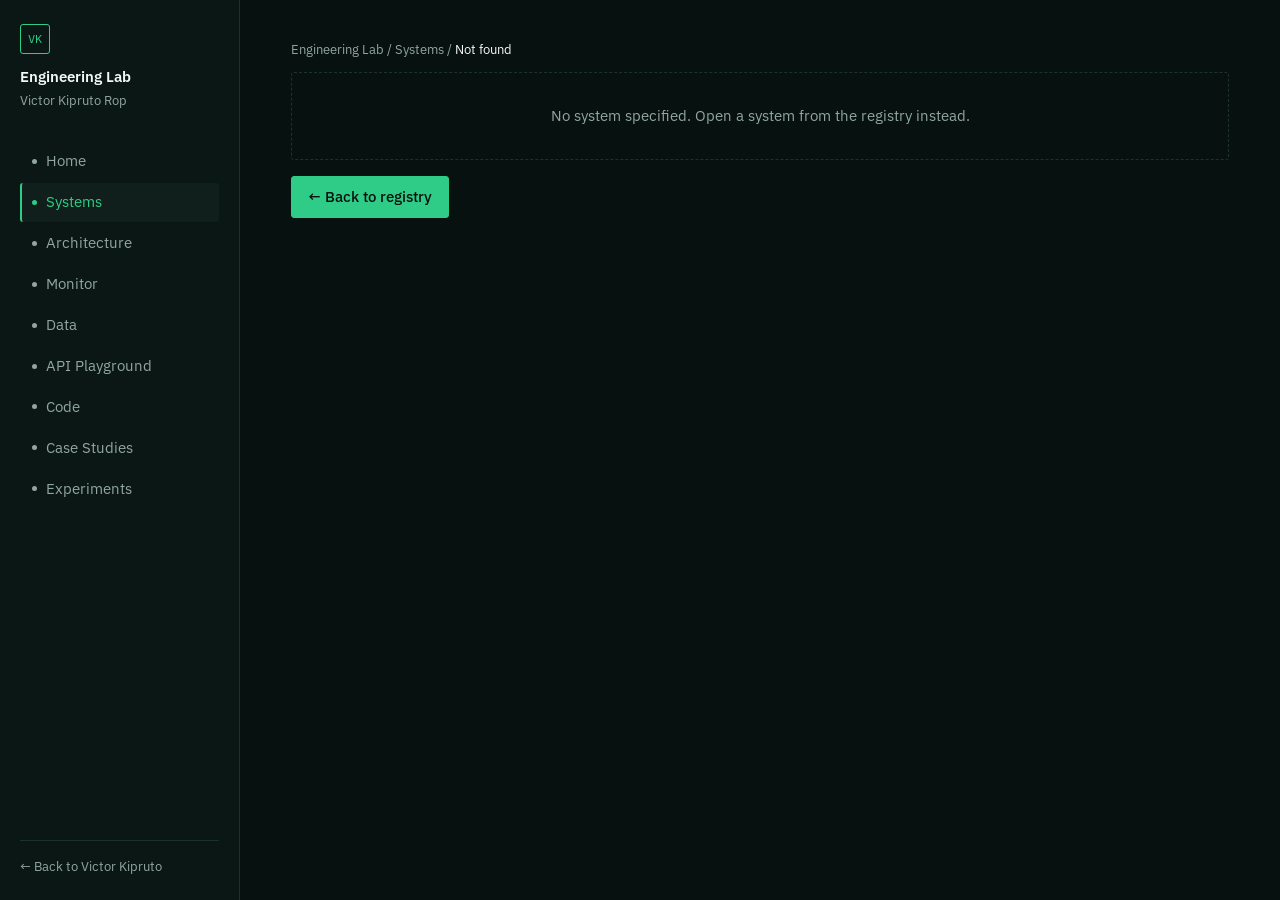
<file: pages/system.html>
<!DOCTYPE html>
<html lang="en">
<head>
<meta charset="UTF-8">
<meta name="viewport" content="width=device-width, initial-scale=1.0">
<title id="page-title">System | Engineering Lab</title>
<meta name="description" id="page-description" content="Technical profile of a system in the Engineering Lab registry.">
<link rel="canonical" href="https://lab.victorkipruto.com/pages/system.html">
<link rel="stylesheet" href="../css/main.css">
<link rel="stylesheet" href="../css/components.css">
<link rel="stylesheet" href="../css/responsive.css">
</head>
<body data-nav="pages/systems.html">
<div class="rail-scrim"></div>
<div class="shell">
  <aside class="rail" id="rail"></aside>

  <div>
    <div class="rail-toggle" id="rail-toggle"></div>

    <main id="main">
      <nav aria-label="Breadcrumb" style="font-size:var(--fs-00); color:var(--text-2); margin-bottom:0.75rem;">
        <a href="systems.html" style="color:var(--text-2);">Engineering Lab</a> / <a href="systems.html" style="color:var(--text-2);">Systems</a> / <span id="crumb-name" style="color:var(--text);">…</span>
      </nav>

      <div id="detail-root">
        <div class="empty-state">Loading system…</div>
      </div>
    </main>
  </div>
</div>

<script type="module" src="../js/app.js"></script>
<script type="module" src="../js/system-detail.js"></script>
</body>
</html>
</file>
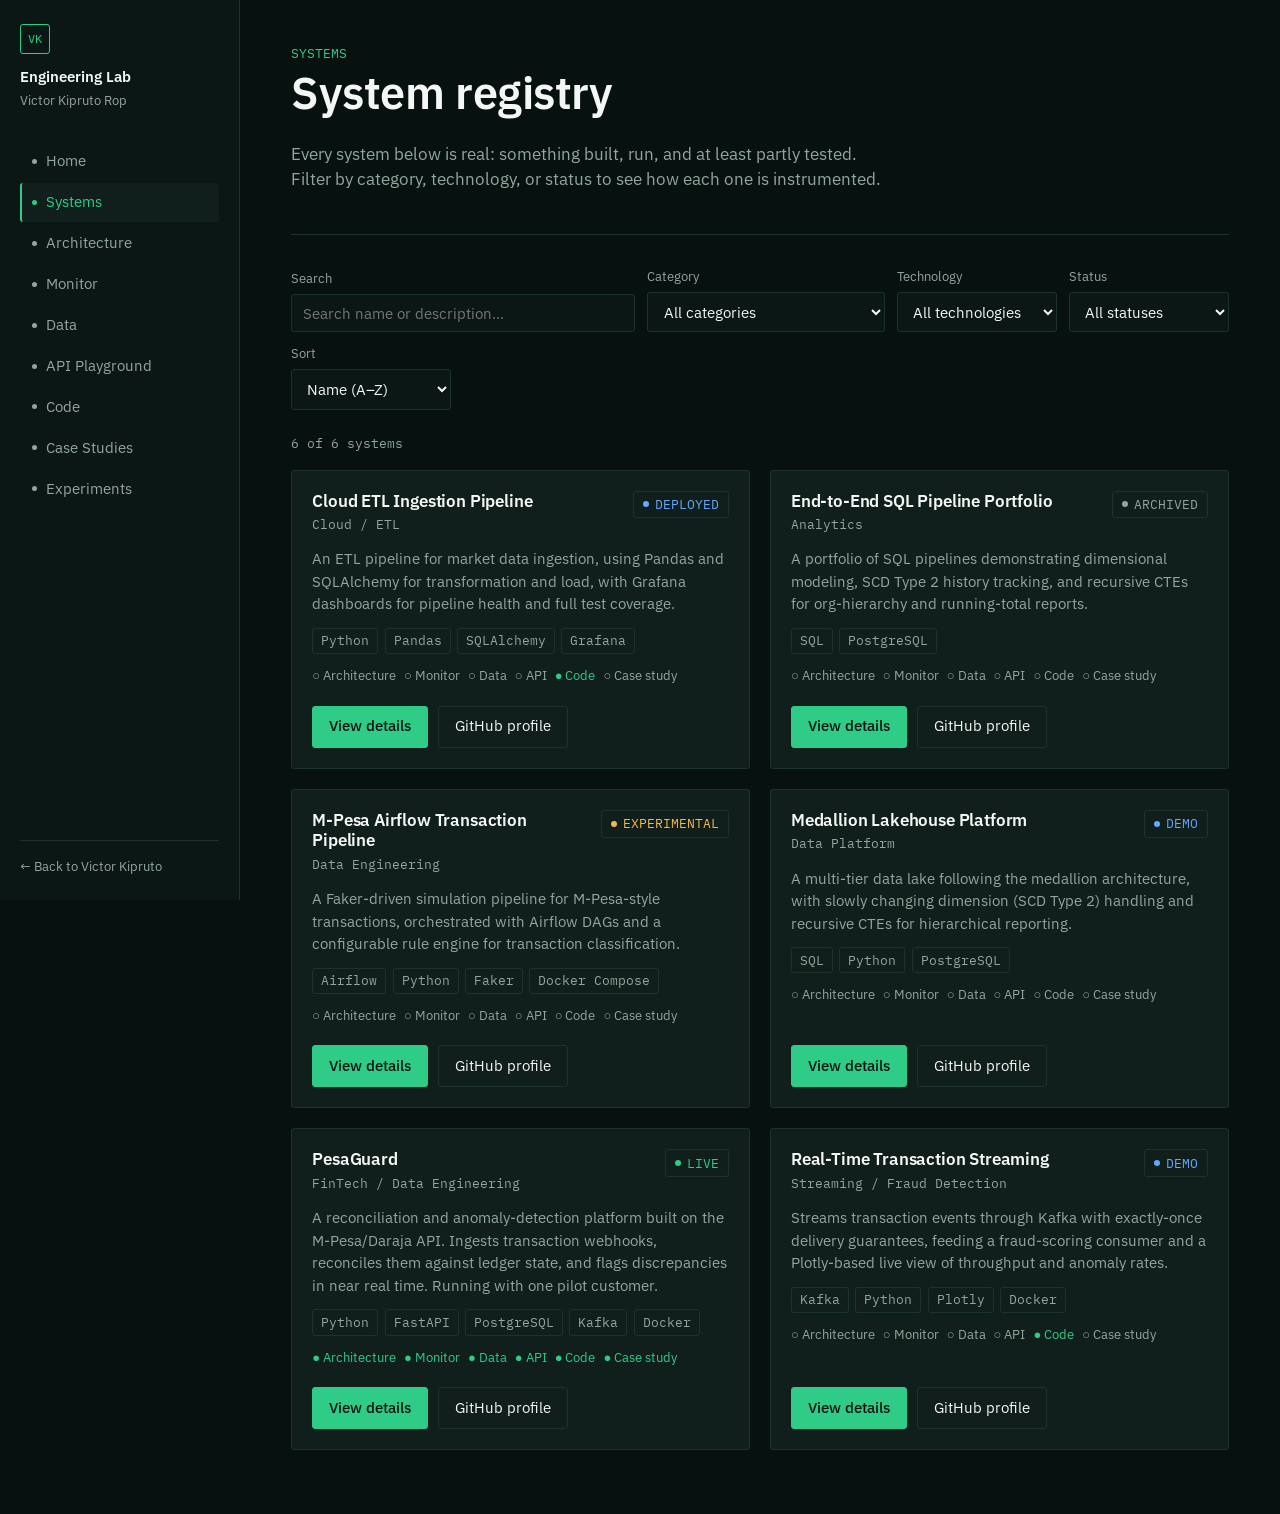
<file: pages/systems.html>
<!DOCTYPE html>
<html lang="en">
<head>
<meta charset="UTF-8">
<meta name="viewport" content="width=device-width, initial-scale=1.0">
<title>Systems Registry | Engineering Lab</title>
<meta name="description" content="Searchable registry of Victor Kipruto Rop's data engineering systems, with status, technology, and category filtering.">
<link rel="canonical" href="https://lab.victorkipruto.com/pages/systems.html">
<link rel="stylesheet" href="../css/main.css">
<link rel="stylesheet" href="../css/components.css">
<link rel="stylesheet" href="../css/responsive.css">
</head>
<body data-nav="pages/systems.html">
<div class="rail-scrim"></div>
<div class="shell">
  <aside class="rail" id="rail"></aside>

  <div>
    <div class="rail-toggle" id="rail-toggle"></div>

    <main>
      <div class="page-header">
        <span class="eyebrow">SYSTEMS</span>
        <h1>System registry</h1>
        <p>Every system below is real: something built, run, and at least partly tested. Filter by category, technology, or status to see how each one is instrumented.</p>
      </div>

      <div class="filters">
        <div class="field search">
          <label for="q">Search</label>
          <input type="search" id="q" placeholder="Search name or description…">
        </div>
        <div class="field">
          <label for="f-category">Category</label>
          <select id="f-category"><option value="">All categories</option></select>
        </div>
        <div class="field">
          <label for="f-tech">Technology</label>
          <select id="f-tech"><option value="">All technologies</option></select>
        </div>
        <div class="field">
          <label for="f-status">Status</label>
          <select id="f-status">
            <option value="">All statuses</option>
            <option>LIVE</option>
            <option>DEPLOYED</option>
            <option>BENCHMARKED</option>
            <option>EXPERIMENTAL</option>
            <option>DEMO</option>
            <option>ARCHIVED</option>
          </select>
        </div>
        <div class="field">
          <label for="f-sort">Sort</label>
          <select id="f-sort">
            <option value="name">Name (A–Z)</option>
            <option value="status">Status</option>
          </select>
        </div>
      </div>

      <p class="result-count" id="result-count" role="status" aria-live="polite"></p>
      <div id="system-grid" class="grid">
        <div class="empty-state">Loading systems…</div>
      </div>
    </main>
  </div>
</div>

<script type="module" src="../js/app.js"></script>
<script type="module">
import { loadJSON, renderEmptyState, debounce } from '../js/app.js';
import { systemCard } from '../js/components/system-card.js';

const grid = document.getElementById('system-grid');
const countEl = document.getElementById('result-count');
const qInput = document.getElementById('q');
const catSelect = document.getElementById('f-category');
const techSelect = document.getElementById('f-tech');
const statusSelect = document.getElementById('f-status');
const sortSelect = document.getElementById('f-sort');

let systems = [];

function populateSelect(select, values) {
  values.sort().forEach(v => {
    const opt = document.createElement('option');
    opt.value = v; opt.textContent = v;
    select.appendChild(opt);
  });
}

function applyFilters() {
  const q = qInput.value.trim().toLowerCase();
  const cat = catSelect.value;
  const tech = techSelect.value;
  const status = statusSelect.value;
  const sort = sortSelect.value;

  let results = systems.filter(s => {
    if (cat && s.category !== cat) return false;
    if (tech && !s.technologies.includes(tech)) return false;
    if (status && s.status !== status) return false;
    if (q && !(s.name.toLowerCase().includes(q) || s.description.toLowerCase().includes(q))) return false;
    return true;
  });

  if (sort === 'name') results.sort((a, b) => a.name.localeCompare(b.name));
  if (sort === 'status') results.sort((a, b) => a.status.localeCompare(b.status));

  countEl.textContent = `${results.length} of ${systems.length} systems`;

  if (!results.length) {
    renderEmptyState(grid, 'No systems match these filters. Try clearing one.');
    return;
  }
  grid.innerHTML = results.map(sys => systemCard(sys)).join('');
}

(async () => {
  const result = await loadJSON('../data/systems.json');
  if (!result.ok) {
    renderEmptyState(grid, `Unable to load system registry (${result.error}).`);
    countEl.textContent = '';
    return;
  }
  systems = result.data.systems;
  populateSelect(catSelect, [...new Set(systems.map(s => s.category))]);
  populateSelect(techSelect, [...new Set(systems.flatMap(s => s.technologies))]);

  const params = new URLSearchParams(location.search);
  if (params.get('system')) {
    const sys = systems.find(s => s.id === params.get('system'));
    if (sys) qInput.value = sys.name;
  }

  applyFilters();
  [qInput].forEach(el => el.addEventListener('input', debounce(applyFilters, 150)));
  [catSelect, techSelect, statusSelect, sortSelect].forEach(el => el.addEventListener('change', applyFilters));
})();
</script>
</body>
</html>
</file>
<file: css/main.css>
/* ============================================================
   ENGINEERING LAB — DESIGN SYSTEM
   ============================================================ */

@import url('https://fonts.googleapis.com/css2?family=IBM+Plex+Sans:wght@400;500;600&family=IBM+Plex+Mono:wght@400;500;600&display=swap');

:root {
  /* Color */
  --bg: #07110F;
  --bg-2: #0B1714;
  --surface: #101F1B;
  --border: #1C332C;
  --text: #F4F7F5;
  --text-2: #91A69E;
  --accent: #2ECC87;
  --accent-dim: #1C7A50;
  --warning: #F2B84B;
  --error: #EF6461;
  --info: #62A8FF;

  /* Type */
  --font-body: 'IBM Plex Sans', -apple-system, sans-serif;
  --font-mono: 'IBM Plex Mono', ui-monospace, monospace;

  --fs-00: clamp(0.75rem, 0.72rem + 0.15vw, 0.8125rem);
  --fs-0: clamp(0.875rem, 0.85rem + 0.15vw, 0.9375rem);
  --fs-1: clamp(1rem, 0.96rem + 0.2vw, 1.0625rem);
  --fs-2: clamp(1.25rem, 1.15rem + 0.5vw, 1.5rem);
  --fs-3: clamp(1.6rem, 1.4rem + 1vw, 2.1rem);
  --fs-4: clamp(2rem, 1.7rem + 1.5vw, 2.8rem);

  /* Layout */
  --rail-w: 240px;
  --radius: 3px;
  --gap: 1.25rem;
  --transition: 140ms ease;
}

@media (prefers-reduced-motion: reduce) {
  * { animation-duration: 0.001ms !important; transition-duration: 0.001ms !important; }
}

* { box-sizing: border-box; }

html { color-scheme: dark; }

body {
  margin: 0;
  background: var(--bg);
  color: var(--text);
  font-family: var(--font-body);
  font-size: var(--fs-1);
  line-height: 1.5;
  -webkit-font-smoothing: antialiased;
}

img { max-width: 100%; display: block; }

a { color: inherit; text-decoration: none; }

code, pre, .mono, .metric, .tag, .status-pill, kbd {
  font-family: var(--font-mono);
}

::selection { background: var(--accent-dim); color: var(--text); }

:focus-visible {
  outline: 2px solid var(--accent);
  outline-offset: 2px;
}

.sr-only {
  position: absolute;
  width: 1px; height: 1px;
  overflow: hidden;
  clip: rect(0 0 0 0);
  white-space: nowrap;
}

h1, h2, h3, h4 {
  margin: 0 0 0.5em 0;
  font-weight: 600;
  line-height: 1.2;
  letter-spacing: -0.01em;
}

h1 { font-size: var(--fs-4); }
h2 { font-size: var(--fs-3); }
h3 { font-size: var(--fs-2); }

p { margin: 0 0 1em 0; color: var(--text-2); max-width: 62ch; }

/* ---------- App shell: left rail + content ---------- */

.shell {
  display: grid;
  grid-template-columns: var(--rail-w) 1fr;
  min-height: 100vh;
}

.rail {
  border-right: 1px solid var(--border);
  background: var(--bg-2);
  padding: 1.5rem 1.25rem;
  position: sticky;
  top: 0;
  height: 100vh;
  overflow-y: auto;
  display: flex;
  flex-direction: column;
  gap: 2rem;
}

.rail-brand {
  display: flex;
  flex-direction: column;
  gap: 0.15rem;
}

.rail-brand .mark {
  width: 30px; height: 30px;
  border: 1px solid var(--accent);
  border-radius: var(--radius);
  display: grid;
  place-items: center;
  color: var(--accent);
  font-family: var(--font-mono);
  font-size: 0.75rem;
  margin-bottom: 0.6rem;
}

.rail-brand .name {
  font-size: var(--fs-0);
  font-weight: 600;
}

.rail-brand .role {
  font-size: var(--fs-00);
  color: var(--text-2);
}

.rail nav {
  display: flex;
  flex-direction: column;
  gap: 0.15rem;
}

.rail nav a {
  display: flex;
  align-items: center;
  gap: 0.6rem;
  padding: 0.5rem 0.6rem;
  border-radius: var(--radius);
  color: var(--text-2);
  font-size: var(--fs-0);
  border-left: 2px solid transparent;
  transition: color var(--transition), background var(--transition), border-color var(--transition);
}

.rail nav a:hover { color: var(--text); background: var(--surface); }

.rail nav a.active {
  color: var(--accent);
  border-left-color: var(--accent);
  background: var(--surface);
}

.rail nav a .dot {
  width: 5px; height: 5px;
  border-radius: 50%;
  background: currentColor;
  flex-shrink: 0;
}

.rail-footer {
  margin-top: auto;
  padding-top: 1rem;
  border-top: 1px solid var(--border);
  font-size: var(--fs-00);
  color: var(--text-2);
}

.rail-footer a {
  display: inline-flex;
  align-items: center;
  gap: 0.35rem;
  color: var(--text-2);
}

.rail-footer a:hover { color: var(--accent); }

.rail-toggle {
  display: none;
}

main {
  min-width: 0;
  padding: 2.5rem clamp(1.25rem, 4vw, 3.5rem) 4rem;
}

.page-header {
  margin-bottom: 2rem;
  padding-bottom: 1.5rem;
  border-bottom: 1px solid var(--border);
}

.page-header .eyebrow {
  color: var(--accent);
  font-family: var(--font-mono);
  font-size: var(--fs-00);
}

.page-header p { max-width: 60ch; }

/* ---------- Utility ---------- */

.status-pill {
  display: inline-flex;
  align-items: center;
  gap: 0.4rem;
  padding: 0.2rem 0.55rem;
  border-radius: var(--radius);
  font-size: var(--fs-00);
  border: 1px solid var(--border);
  background: var(--surface);
}

.status-pill::before {
  content: '';
  width: 6px; height: 6px;
  border-radius: 50%;
  background: currentColor;
}

.status-pill.live, .status-pill.operational { color: var(--accent); }
.status-pill.deployed { color: var(--info); }
.status-pill.benchmarked { color: var(--accent); }
.status-pill.demo { color: var(--info); }
.status-pill.experimental { color: var(--warning); }
.status-pill.archived, .status-pill.degraded { color: var(--text-2); }
.status-pill.error, .status-pill.down { color: var(--error); }

.btn {
  display: inline-flex;
  align-items: center;
  gap: 0.5rem;
  padding: 0.55rem 1rem;
  border-radius: var(--radius);
  border: 1px solid var(--border);
  background: var(--surface);
  color: var(--text);
  font-size: var(--fs-0);
  cursor: pointer;
  font-family: var(--font-body);
  transition: border-color var(--transition), color var(--transition);
}

.btn:hover { border-color: var(--accent); color: var(--accent); }

.btn.primary {
  background: var(--accent);
  border-color: var(--accent);
  color: var(--bg);
  font-weight: 500;
}

.btn.primary:hover { background: #34d894; color: var(--bg); }

.btn:disabled { opacity: 0.5; cursor: not-allowed; }

.field {
  display: flex;
  flex-direction: column;
  gap: 0.35rem;
}

.field label {
  font-size: var(--fs-00);
  color: var(--text-2);
}

.field input, .field select, .field textarea {
  background: var(--bg-2);
  border: 1px solid var(--border);
  border-radius: var(--radius);
  color: var(--text);
  padding: 0.55rem 0.7rem;
  font-family: var(--font-body);
  font-size: var(--fs-0);
}

.field textarea { font-family: var(--font-mono); resize: vertical; }

.field input:focus, .field select:focus, .field textarea:focus {
  border-color: var(--accent);
}

.callout {
  border: 1px solid var(--border);
  border-left: 3px solid var(--info);
  background: var(--surface);
  padding: 0.75rem 1rem;
  border-radius: var(--radius);
  font-size: var(--fs-00);
  color: var(--text-2);
}

.callout.warning { border-left-color: var(--warning); }
.callout.error { border-left-color: var(--error); }

.empty-state {
  border: 1px dashed var(--border);
  border-radius: var(--radius);
  padding: 2rem;
  text-align: center;
  color: var(--text-2);
  font-size: var(--fs-0);
}

/* ---------- Mobile ---------- */

@media (max-width: 880px) {
  .shell { grid-template-columns: 1fr; }

  .rail {
    position: fixed;
    inset: 0 30% 0 0;
    z-index: 50;
    transform: translateX(-100%);
    transition: transform var(--transition);
    box-shadow: 2px 0 24px rgba(0,0,0,0.5);
  }

  .rail.open { transform: translateX(0); }

  .rail-toggle {
    display: flex;
    align-items: center;
    gap: 0.5rem;
    position: sticky;
    top: 0;
    z-index: 40;
    background: var(--bg-2);
    border-bottom: 1px solid var(--border);
    padding: 1rem clamp(1.25rem, 4vw, 3.5rem);
    color: var(--text);
    font-family: var(--font-mono);
    font-size: var(--fs-00);
  }

  .rail-scrim {
    display: none;
    position: fixed;
    inset: 0;
    background: rgba(0,0,0,0.5);
    z-index: 45;
  }

  .rail-scrim.open { display: block; }

  main { padding: 1.5rem 1.25rem 3rem; }
}
</file>
<file: css/components.css>
/* ============================================================
   COMPONENTS
   ============================================================ */

/* ---------- Hero ---------- */

.hero {
  padding: 1rem 0 2.5rem;
  border-bottom: 1px solid var(--border);
  margin-bottom: 2.5rem;
}

.hero .eyebrow {
  color: var(--accent);
  font-family: var(--font-mono);
  font-size: var(--fs-00);
  margin-bottom: 0.75rem;
  display: block;
}

.hero h1 {
  max-width: 16ch;
  margin-bottom: 0.75rem;
}

.hero p { font-size: var(--fs-1); max-width: 54ch; }

.hero-stats {
  display: flex;
  gap: 2.5rem;
  margin-top: 1.75rem;
  flex-wrap: wrap;
}

.hero-stats .stat {
  display: flex;
  flex-direction: column;
  gap: 0.15rem;
}

.hero-stats .stat .value {
  font-family: var(--font-mono);
  font-size: var(--fs-2);
  color: var(--accent);
}

.hero-stats .stat .label {
  font-size: var(--fs-00);
  color: var(--text-2);
}

/* ---------- Grid of cards ---------- */

.grid {
  display: grid;
  grid-template-columns: repeat(auto-fill, minmax(300px, 1fr));
  gap: var(--gap);
}

.card {
  border: 1px solid var(--border);
  background: var(--surface);
  border-radius: var(--radius);
  padding: 1.25rem;
  display: flex;
  flex-direction: column;
  gap: 0.75rem;
}

.card-head {
  display: flex;
  justify-content: space-between;
  align-items: flex-start;
  gap: 0.75rem;
}

.card-head h3 { font-size: var(--fs-1); margin: 0; }

.card .category {
  font-family: var(--font-mono);
  font-size: var(--fs-00);
  color: var(--text-2);
}

.card p { font-size: var(--fs-0); margin: 0; }

.tag-row {
  display: flex;
  flex-wrap: wrap;
  gap: 0.4rem;
}

.tag {
  font-size: var(--fs-00);
  padding: 0.15rem 0.5rem;
  border: 1px solid var(--border);
  border-radius: var(--radius);
  color: var(--text-2);
}

.feature-row {
  display: flex;
  gap: 0.5rem;
  flex-wrap: wrap;
  font-size: var(--fs-00);
  color: var(--text-2);
}

.feature-row span.on { color: var(--accent); }

.card-actions {
  display: flex;
  gap: 0.6rem;
  margin-top: auto;
  padding-top: 0.5rem;
}

/* ---------- Filters bar ---------- */

.filters {
  display: flex;
  gap: 0.75rem;
  flex-wrap: wrap;
  margin-bottom: 1.5rem;
  align-items: flex-end;
}

.filters .field { min-width: 160px; }
.filters .field.search { flex: 1; min-width: 220px; }

.result-count {
  font-family: var(--font-mono);
  font-size: var(--fs-00);
  color: var(--text-2);
  margin-bottom: 1rem;
}

/* ---------- Metrics grid ---------- */

.metric-grid {
  display: grid;
  grid-template-columns: repeat(auto-fill, minmax(180px, 1fr));
  gap: 1px;
  background: var(--border);
  border: 1px solid var(--border);
  border-radius: var(--radius);
  overflow: hidden;
  margin-bottom: 2rem;
}

.metric-cell {
  background: var(--surface);
  padding: 1rem 1.1rem;
  display: flex;
  flex-direction: column;
  gap: 0.3rem;
}

.metric-cell .label {
  font-size: var(--fs-00);
  color: var(--text-2);
}

.metric-cell .value {
  font-family: var(--font-mono);
  font-size: var(--fs-2);
}

.metric-cell .value.warn { color: var(--warning); }
.metric-cell .value.err { color: var(--error); }
.metric-cell .value.ok { color: var(--accent); }

/* ---------- Table ---------- */

.table-wrap {
  border: 1px solid var(--border);
  border-radius: var(--radius);
  overflow-x: auto;
}

table {
  border-collapse: collapse;
  width: 100%;
  font-size: var(--fs-0);
  min-width: 640px;
}

thead th {
  text-align: left;
  padding: 0.65rem 0.9rem;
  background: var(--bg-2);
  border-bottom: 1px solid var(--border);
  font-family: var(--font-mono);
  font-size: var(--fs-00);
  color: var(--text-2);
  white-space: nowrap;
  cursor: pointer;
  user-select: none;
}

thead th:hover { color: var(--text); }

tbody td {
  padding: 0.6rem 0.9rem;
  border-bottom: 1px solid var(--border);
  font-family: var(--font-mono);
  font-size: var(--fs-00);
}

tbody tr:last-child td { border-bottom: none; }

tbody tr:hover { background: var(--surface); cursor: pointer; }

.pagination {
  display: flex;
  justify-content: space-between;
  align-items: center;
  margin-top: 1rem;
  font-family: var(--font-mono);
  font-size: var(--fs-00);
  color: var(--text-2);
}

.pagination .controls { display: flex; gap: 0.5rem; }

/* ---------- Tabs ---------- */

.tabs {
  display: flex;
  gap: 0.25rem;
  border-bottom: 1px solid var(--border);
  margin-bottom: 1.25rem;
  flex-wrap: wrap;
}

.tabs button {
  background: none;
  border: none;
  border-bottom: 2px solid transparent;
  color: var(--text-2);
  padding: 0.6rem 0.2rem;
  margin-right: 1.25rem;
  font-family: var(--font-body);
  font-size: var(--fs-0);
  cursor: pointer;
}

.tabs button:hover { color: var(--text); }

.tabs button.active {
  color: var(--accent);
  border-bottom-color: var(--accent);
}

/* ---------- Code block ---------- */

.code-block {
  border: 1px solid var(--border);
  border-radius: var(--radius);
  background: #0A1613;
  overflow: hidden;
}

.code-block .code-head {
  display: flex;
  justify-content: space-between;
  align-items: center;
  padding: 0.6rem 0.9rem;
  border-bottom: 1px solid var(--border);
  font-family: var(--font-mono);
  font-size: var(--fs-00);
  color: var(--text-2);
}

.code-block pre {
  margin: 0;
  padding: 1rem 1.1rem;
  overflow-x: auto;
  font-size: var(--fs-00);
  line-height: 1.6;
  counter-reset: line;
}

.code-block code { color: var(--text); }

.code-line {
  display: block;
  counter-increment: line;
}

.code-line::before {
  content: counter(line);
  display: inline-block;
  width: 2.2em;
  color: var(--text-2);
  opacity: 0.5;
  user-select: none;
  text-align: right;
  margin-right: 1em;
}

.tok-kw { color: var(--info); }
.tok-str { color: var(--accent); }
.tok-com { color: var(--text-2); font-style: italic; }
.tok-fn { color: var(--warning); }
.tok-num { color: #C792EA; }

/* ---------- Dialog / modal ---------- */

dialog.panel {
  border: 1px solid var(--border);
  border-radius: var(--radius);
  background: var(--surface);
  color: var(--text);
  padding: 0;
  width: min(560px, 92vw);
  max-height: 85vh;
}

dialog.panel::backdrop { background: rgba(3, 9, 8, 0.7); }

dialog.panel .panel-head {
  display: flex;
  justify-content: space-between;
  align-items: center;
  padding: 1rem 1.25rem;
  border-bottom: 1px solid var(--border);
}

dialog.panel .panel-body {
  padding: 1.25rem;
  overflow-y: auto;
  max-height: calc(85vh - 60px);
}

dialog.panel .panel-body dt {
  font-family: var(--font-mono);
  font-size: var(--fs-00);
  color: var(--text-2);
  margin-top: 0.9rem;
}

dialog.panel .panel-body dd {
  margin: 0.2rem 0 0;
  font-size: var(--fs-0);
}

.close-btn {
  background: none;
  border: none;
  color: var(--text-2);
  cursor: pointer;
  font-size: 1.1rem;
  line-height: 1;
  padding: 0.25rem;
}

.close-btn:hover { color: var(--text); }

/* ---------- Timeline / sequence ---------- */

.sequence {
  display: flex;
  flex-direction: column;
}

.sequence .step {
  display: grid;
  grid-template-columns: 2.5rem 1fr;
  gap: 1rem;
  padding-bottom: 2rem;
  position: relative;
}

.sequence .step:not(:last-child)::before {
  content: '';
  position: absolute;
  left: 1.15rem;
  top: 2rem;
  bottom: 0;
  width: 1px;
  background: var(--border);
}

.sequence .step .num {
  font-family: var(--font-mono);
  color: var(--accent);
  font-size: var(--fs-00);
}

.sequence .step h3 { margin-bottom: 0.4rem; }
</file>
<file: css/responsive.css>
@media (max-width: 600px) {
  .hero-stats { gap: 1.5rem; }
  .grid { grid-template-columns: 1fr; }
  .metric-grid { grid-template-columns: repeat(2, 1fr); }
  table { min-width: 100%; }
  thead { display: none; }
  tbody tr {
    display: grid;
    grid-template-columns: 1fr 1fr;
    padding: 0.6rem 0.9rem;
    border-bottom: 1px solid var(--border);
  }
  tbody td {
    border: none;
    padding: 0.2rem 0;
  }
  tbody td::before {
    content: attr(data-label);
    display: block;
    color: var(--text-2);
    font-size: 0.65rem;
  }
}

@container (max-width: 400px) {
  .card { padding: 1rem; }
}
</file>
<file: css/architecture.css>
.arch-toolbar {
  display: flex;
  justify-content: space-between;
  align-items: center;
  flex-wrap: wrap;
  gap: 0.75rem;
  margin-bottom: 1rem;
}

.arch-controls {
  display: flex;
  gap: 0.4rem;
}

.arch-controls button {
  width: 34px; height: 34px;
  display: grid;
  place-items: center;
  border: 1px solid var(--border);
  background: var(--surface);
  color: var(--text-2);
  border-radius: var(--radius);
  cursor: pointer;
  font-family: var(--font-mono);
}

.arch-controls button:hover { color: var(--accent); border-color: var(--accent); }

.arch-legend {
  display: flex;
  gap: 1rem;
  font-size: var(--fs-00);
  color: var(--text-2);
  flex-wrap: wrap;
}

.arch-legend .item { display: flex; align-items: center; gap: 0.4rem; }
.arch-legend .swatch { width: 9px; height: 9px; border-radius: 2px; }

.arch-stage {
  border: 1px solid var(--border);
  border-radius: var(--radius);
  background:
    linear-gradient(var(--bg-2) 1px, transparent 1px) 0 0 / 24px 24px,
    linear-gradient(90deg, var(--bg-2) 1px, transparent 1px) 0 0 / 24px 24px,
    var(--bg);
  overflow: hidden;
  height: min(72vh, 760px);
  touch-action: none;
  cursor: grab;
}

.arch-stage:active { cursor: grabbing; }

.arch-stage svg { width: 100%; height: 100%; display: block; }

.arch-node rect {
  fill: var(--surface);
  stroke: var(--border);
  stroke-width: 1.5;
  transition: stroke var(--transition), filter var(--transition);
}

.arch-node text {
  fill: var(--text);
  font-family: var(--font-mono);
  font-size: 12px;
  pointer-events: none;
}

.arch-node .type-chip {
  fill-opacity: 0.9;
}

.arch-node:hover rect, .arch-node:focus rect {
  stroke: var(--accent);
}

.arch-node.selected rect {
  stroke: var(--accent);
  stroke-width: 2.5;
  filter: drop-shadow(0 0 6px rgba(46, 204, 135, 0.4));
}

.arch-edge {
  stroke: var(--border);
  stroke-width: 1.5;
  fill: none;
}

.arch-edge.flow {
  stroke: var(--accent);
  stroke-dasharray: 5 5;
  animation: flow-dash 1.2s linear infinite;
}

@keyframes flow-dash {
  to { stroke-dashoffset: -20; }
}

@media (prefers-reduced-motion: reduce) {
  .arch-edge.flow { animation: none; }
}

.arch-meta {
  margin-top: 1.25rem;
  display: grid;
  grid-template-columns: 1fr 1fr;
  gap: 1rem;
}

@media (max-width: 720px) {
  .arch-meta { grid-template-columns: 1fr; }
  .arch-stage { height: 60vh; }
}
</file>
<file: css/data.css>
.sanitized-banner {
  display: inline-flex;
  align-items: center;
  gap: 0.5rem;
  padding: 0.35rem 0.7rem;
  border: 1px solid var(--warning);
  color: var(--warning);
  border-radius: var(--radius);
  font-family: var(--font-mono);
  font-size: var(--fs-00);
  margin-bottom: 1.25rem;
}

.dataset-tabs {
  display: flex;
  gap: 0.5rem;
  flex-wrap: wrap;
  margin-bottom: 1.25rem;
}

.dataset-tabs button {
  padding: 0.5rem 0.9rem;
  border: 1px solid var(--border);
  background: var(--surface);
  color: var(--text-2);
  border-radius: var(--radius);
  font-size: var(--fs-0);
  cursor: pointer;
}

.dataset-tabs button.active {
  color: var(--accent);
  border-color: var(--accent);
}

.summary-stats {
  display: grid;
  grid-template-columns: repeat(auto-fit, minmax(150px, 1fr));
  gap: 1px;
  background: var(--border);
  border: 1px solid var(--border);
  border-radius: var(--radius);
  overflow: hidden;
  margin-bottom: 1.5rem;
}

.summary-stats .cell {
  background: var(--surface);
  padding: 0.9rem 1rem;
}

.summary-stats .cell .label { font-size: var(--fs-00); color: var(--text-2); }
.summary-stats .cell .value { font-family: var(--font-mono); font-size: var(--fs-2); }

.status-flag { padding: 0.1rem 0.4rem; border-radius: 2px; font-size: 0.7rem; }
.status-flag.settled { color: var(--accent); }
.status-flag.pending { color: var(--info); }
.status-flag.flagged { color: var(--warning); }
.status-flag.failed { color: var(--error); }

.row-detail {
  padding: 0.9rem 1.1rem;
  background: var(--bg-2);
  font-family: var(--font-mono);
  font-size: var(--fs-00);
  color: var(--text-2);
  border-bottom: 1px solid var(--border);
}
</file>
<file: css/monitor.css>
.env-banner {
  display: flex;
  justify-content: space-between;
  align-items: center;
  flex-wrap: wrap;
  gap: 0.5rem;
  padding: 0.75rem 1rem;
  border: 1px solid var(--border);
  border-left: 3px solid var(--info);
  background: var(--surface);
  border-radius: var(--radius);
  margin-bottom: 1.5rem;
  font-size: var(--fs-00);
  color: var(--text-2);
}

.env-banner strong { color: var(--info); font-family: var(--font-mono); }

.service-row {
  display: grid;
  grid-template-columns: repeat(auto-fit, minmax(180px, 1fr));
  gap: 1px;
  background: var(--border);
  border: 1px solid var(--border);
  border-radius: var(--radius);
  overflow: hidden;
  margin-bottom: 2rem;
}

.service-cell {
  background: var(--surface);
  padding: 0.9rem 1.1rem;
  display: flex;
  justify-content: space-between;
  align-items: center;
}

.service-cell .name { font-size: var(--fs-0); }

.chart-panel {
  border: 1px solid var(--border);
  border-radius: var(--radius);
  background: var(--surface);
  padding: 1.25rem;
  margin-bottom: 1.5rem;
}

.chart-panel .chart-head {
  display: flex;
  justify-content: space-between;
  align-items: baseline;
  margin-bottom: 0.75rem;
}

.chart-panel h3 { margin: 0; font-size: var(--fs-1); }
.chart-panel .chart-sub { font-size: var(--fs-00); color: var(--text-2); font-family: var(--font-mono); }

.chart-panel svg { width: 100%; height: 220px; display: block; }

.chart-grid-line { stroke: var(--border); stroke-width: 1; }
.chart-line { fill: none; stroke: var(--accent); stroke-width: 2; }
.chart-area { fill: url(#area-fill); opacity: 0.5; }
.chart-axis-label { fill: var(--text-2); font-family: var(--font-mono); font-size: 10px; }
</file>
